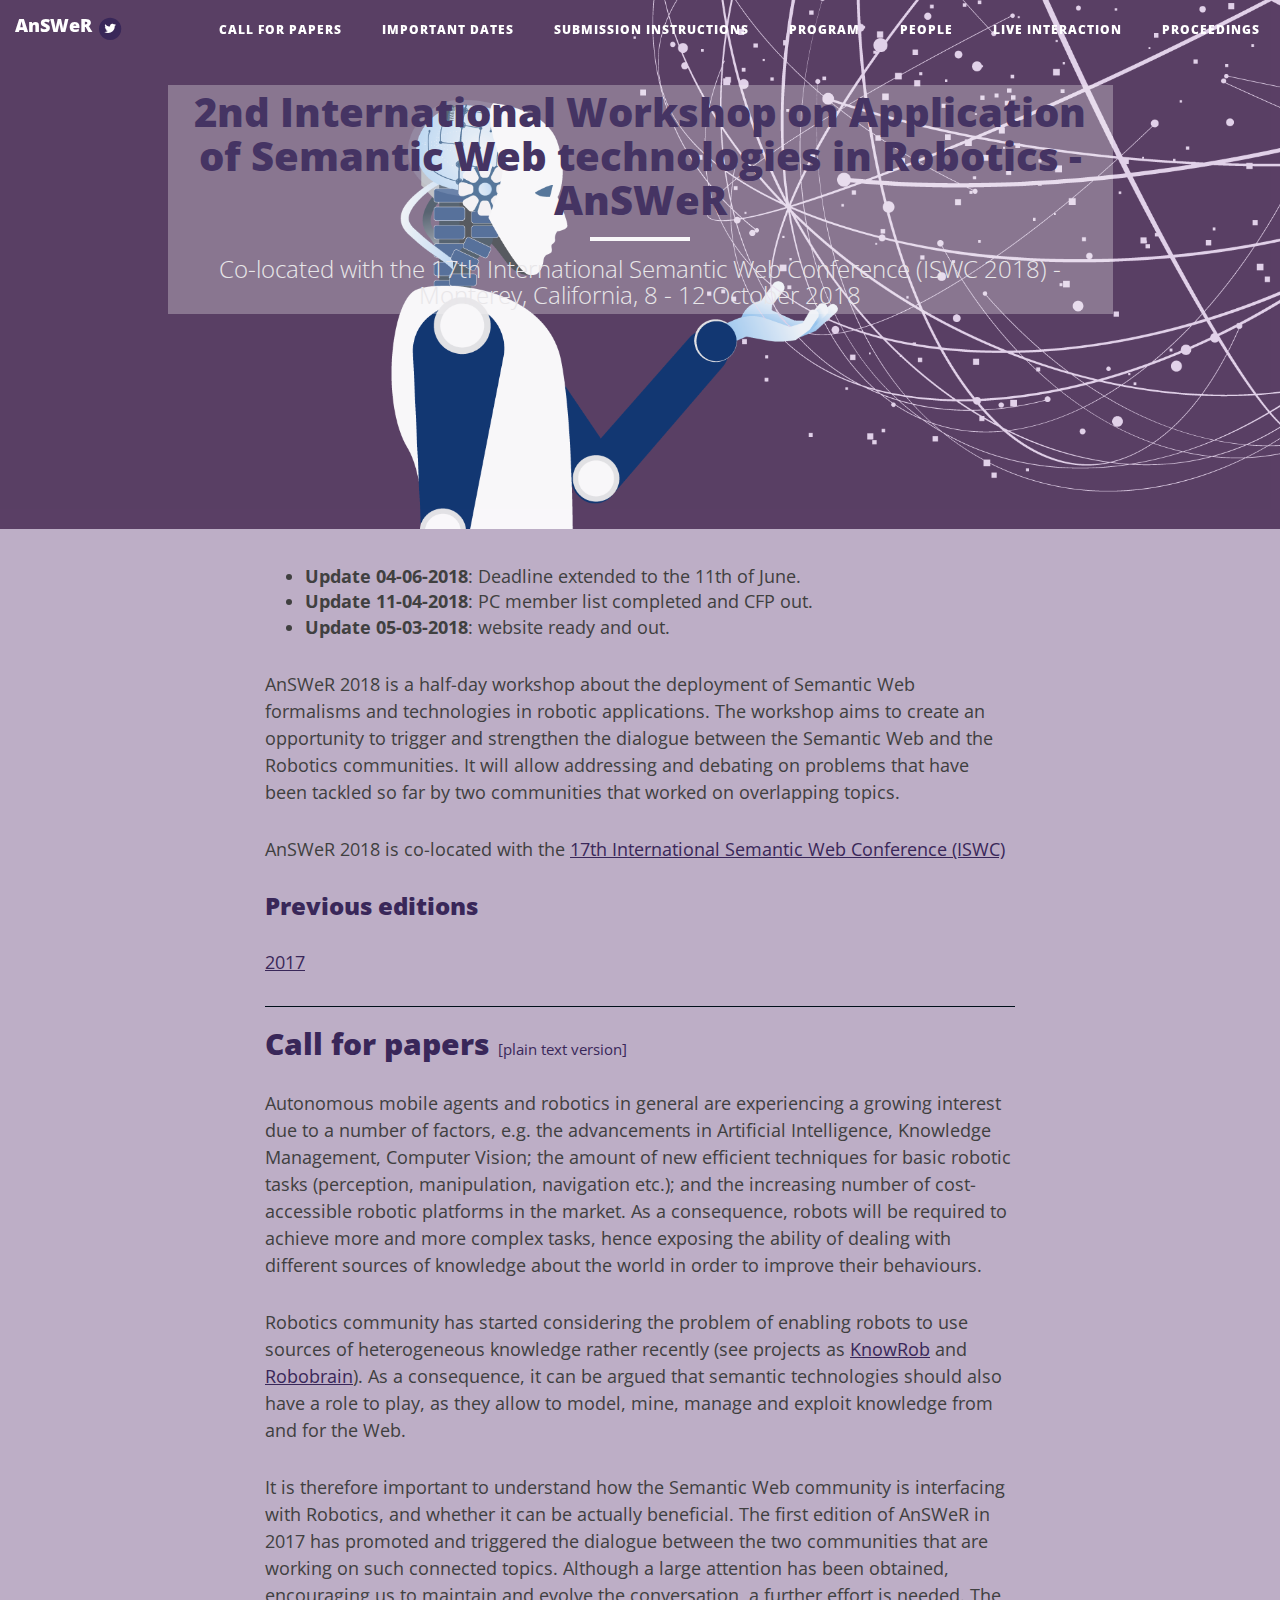
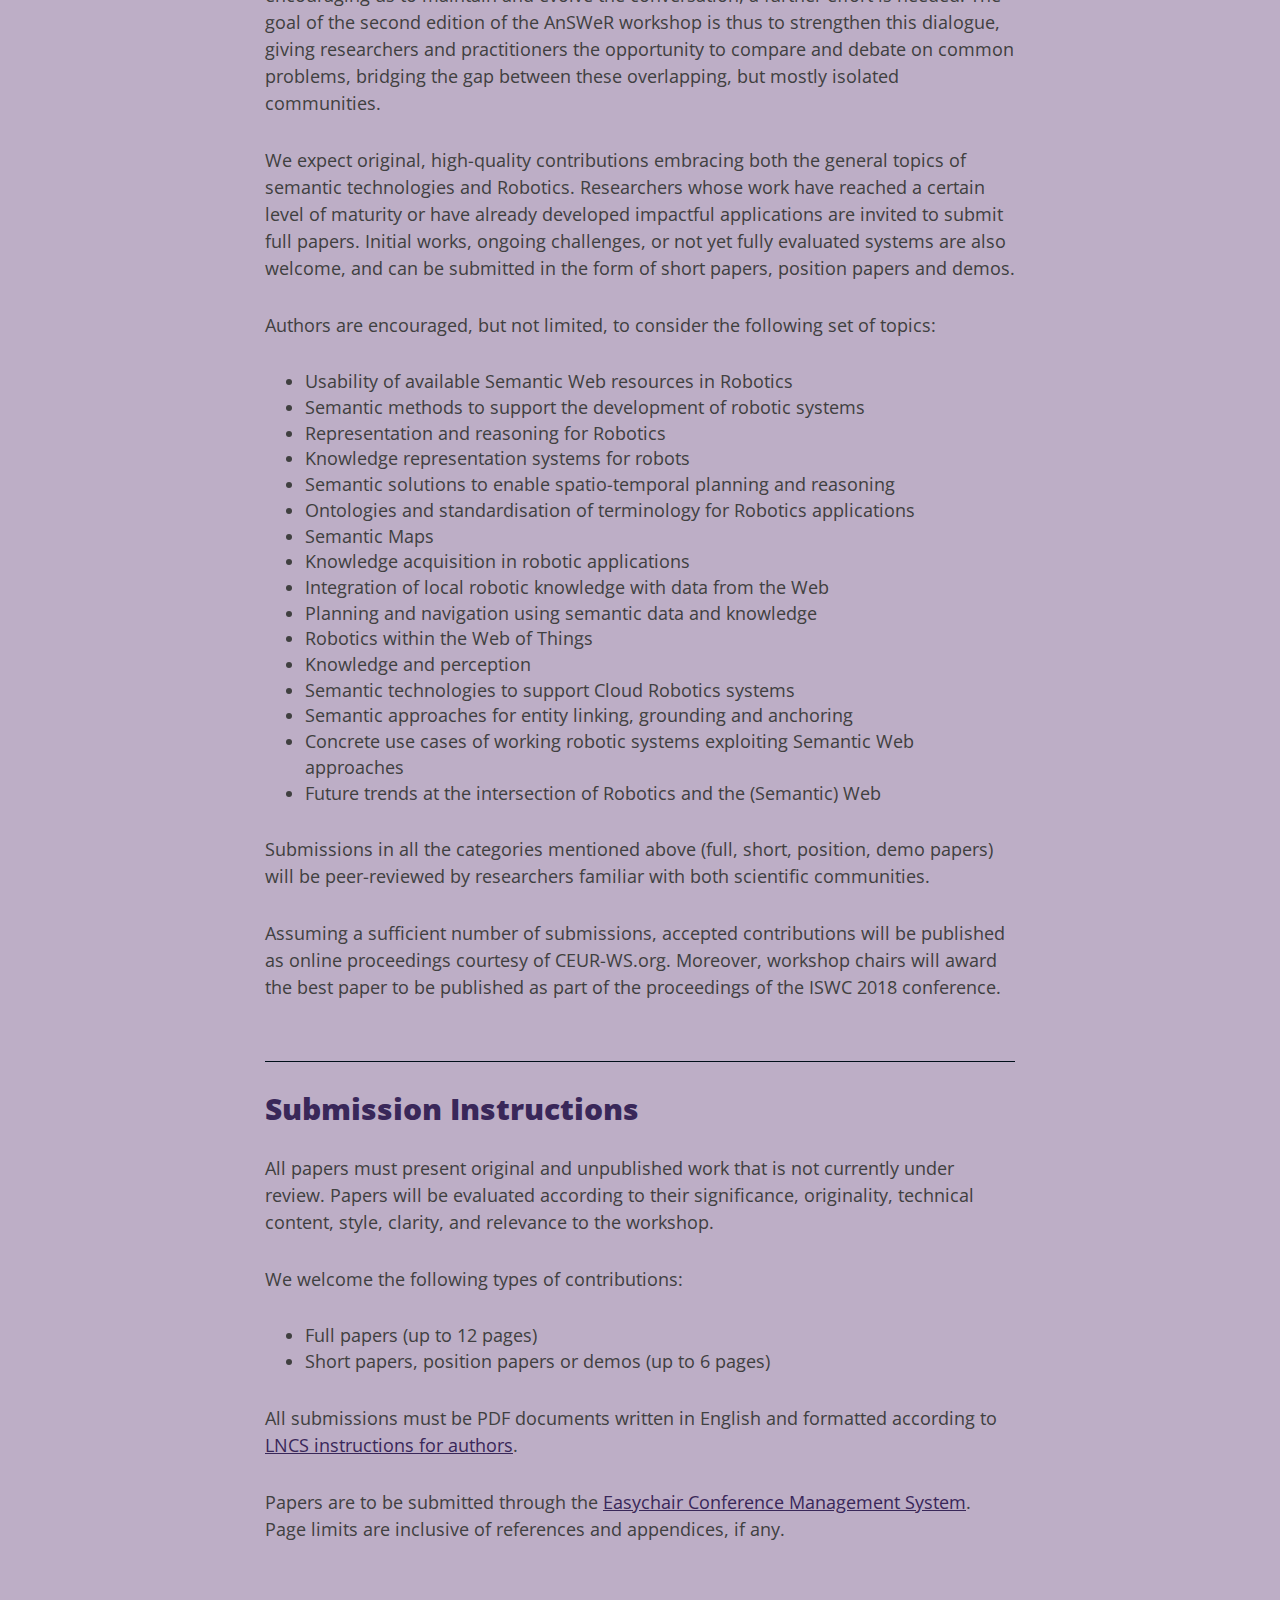
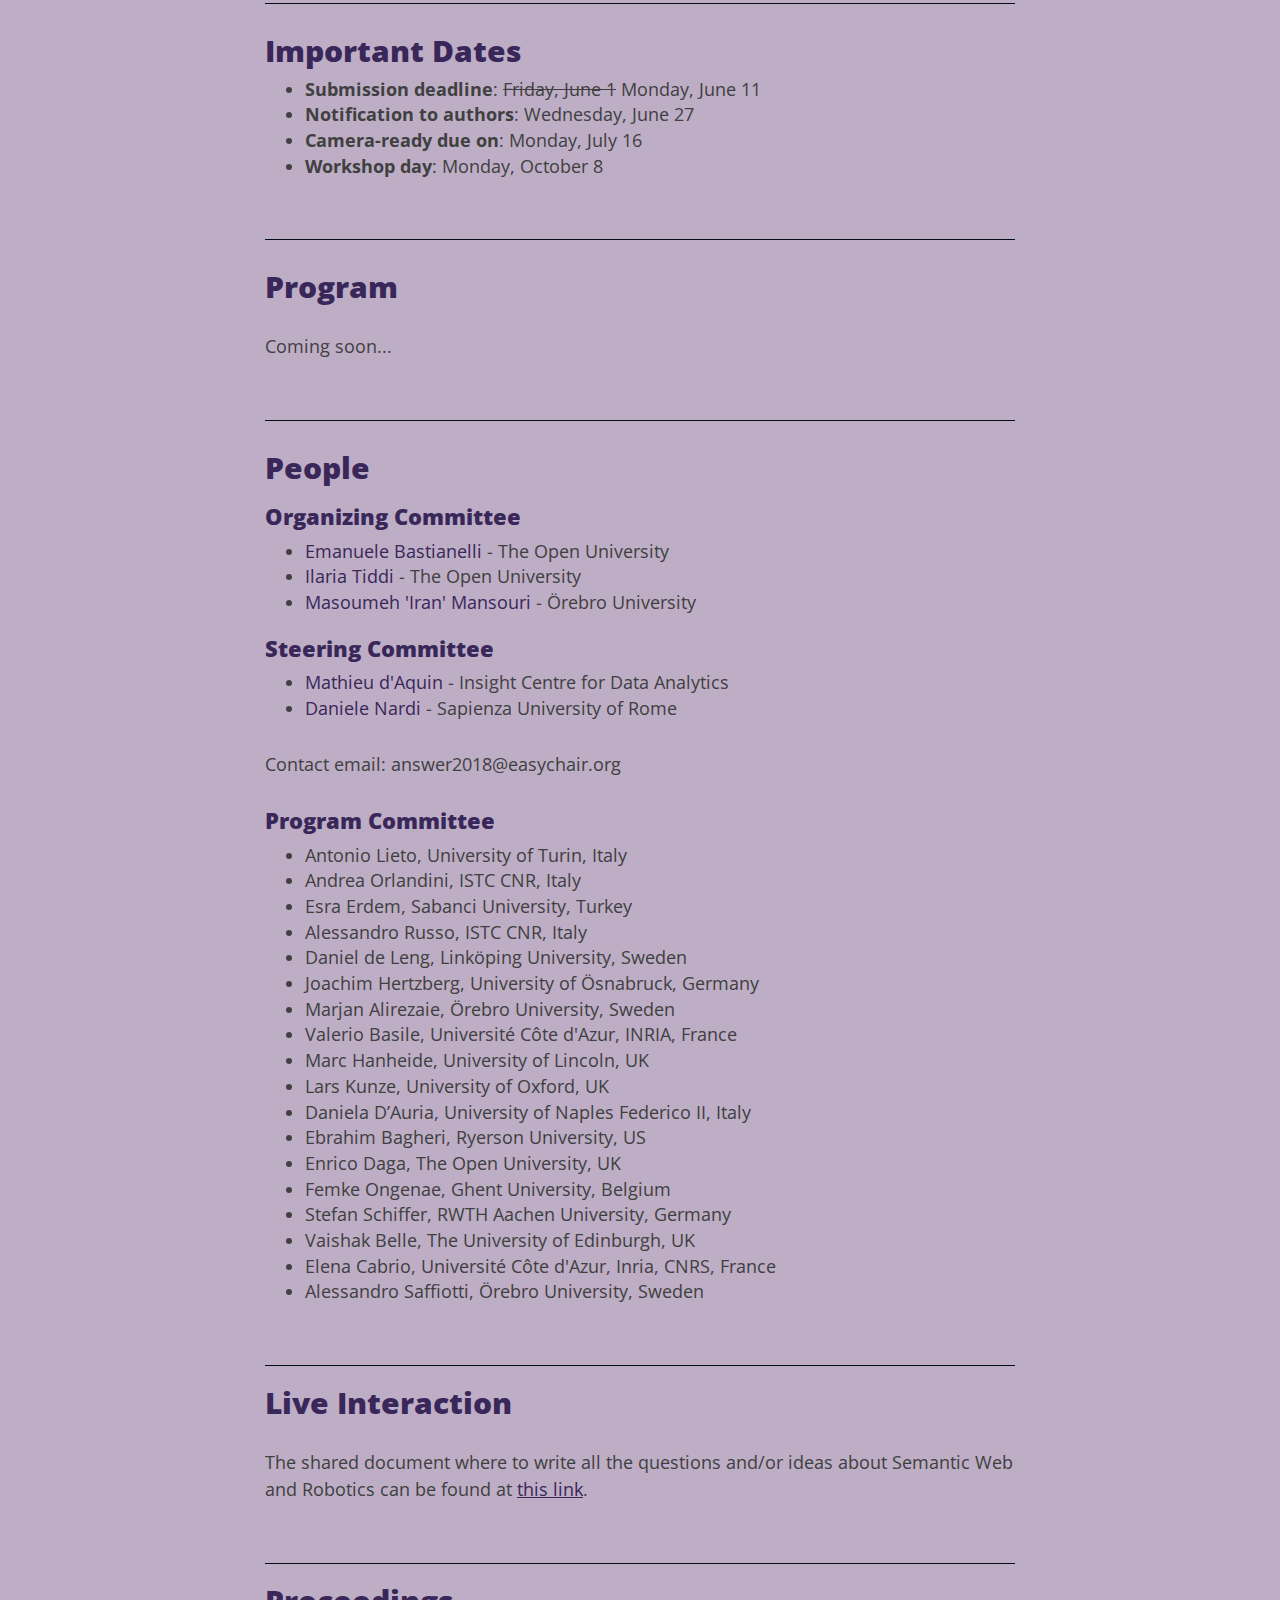
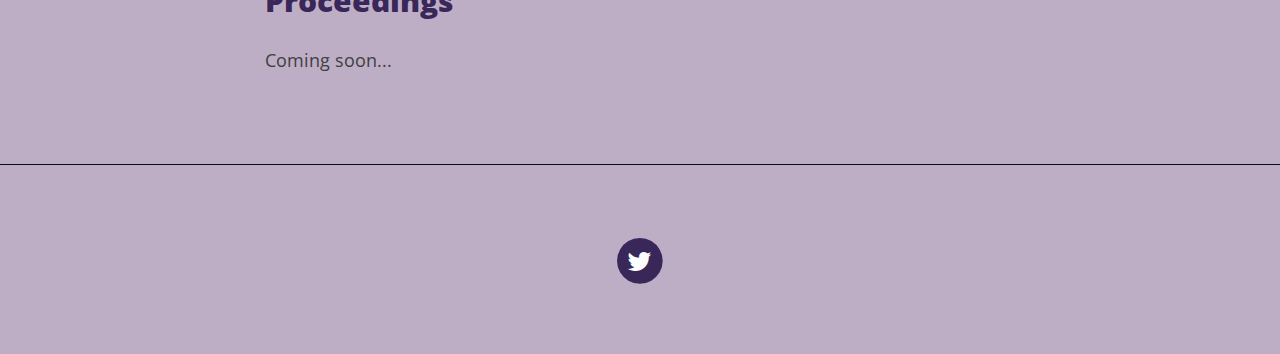
<file: index.html>
<!DOCTYPE html>
<html lang="en">

<head>

    <meta charset="utf-8">
    <meta http-equiv="X-UA-Compatible" content="IE=edge">
    <meta name="viewport" content="width=device-width, initial-scale=1">
    <meta name="description" content="scientific workshop, semantic web, eswc, robotics">
    <meta name="author" content="">

    <title>2nd International Workshop on Application of Semantic Web technologies in Robotics (AnSWeR)</title>

    <!-- Bootstrap Core CSS -->
    <link href="css/bootstrap.min.css" rel="stylesheet">

    <!-- Custom CSS -->
    <link href="css/clean-blog.min.css" rel="stylesheet">
    <link href="css/answer.css" rel="stylesheet">

    <!-- Custom Fonts -->
    <link href="http://maxcdn.bootstrapcdn.com/font-awesome/4.1.0/css/font-awesome.min.css" rel="stylesheet" type="text/css">
    <link href='http://fonts.googleapis.com/css?family=Lora:400,700,400italic,700italic' rel='stylesheet' type='text/css'>
    <link href='http://fonts.googleapis.com/css?family=Open+Sans:300italic,400italic,600italic,700italic,800italic,400,300,600,700,800' rel='stylesheet' type='text/css'>

    <!-- HTML5 Shim and Respond.js IE8 support of HTML5 elements and media queries -->
    <!-- WARNING: Respond.js doesn't work if you view the page via file:// -->
    <!--[if lt IE 9]>
        <script src="https://oss.maxcdn.com/libs/html5shiv/3.7.0/html5shiv.js"></script>
        <script src="https://oss.maxcdn.com/libs/respond.js/1.4.2/respond.min.js"></script>
    <![endif]-->

</head>

<body>

    <!-- Navigation -->
    <nav class="navbar navbar-default navbar-custom navbar-fixed-top">
        <div class="container-fluid">
            <!-- Brand and toggle get grouped for better mobile display -->
            <div class="navbar-header">
                <!--  page-scroll <button type="button" class="navbar-toggle" data-toggle="collapse" data-target="#bs-example-navbar-collapse-1">
                    <span class="sr-only">Toggle navigation</span>
                    <span class="icon-bar"></span>
                    <span class="icon-bar"></span>
                    <span class="icon-bar"></span>
                </button>-->
                <!--<a class="navbar-brand" href="index.html">AnSWeR</a>-->
				<span class="ur-label">AnSWeR</span>
                <a href="https://twitter.com/answerworkshop" class="navbar-twitter" target="_blank">
                                <span class="fa fa-stack fa-xs fa-fw">
                                    <i class="fa fa-circle fa-stack-2x fa-fw"></i>
                                    <i class="fa fa-twitter fa-stack-1x fa-inverse fa-fw"></i>
                                </span>
				</a>
            </div>

            <!-- Collect the nav links, forms, and other content for toggling -->
            <div class="collapse navbar-collapse" id="bs-example-navbar-collapse-1">
                <ul class="nav navbar-nav navbar-right">
                    <li>
                        <a href="#cfp">Call for Papers</a>
                    </li>
                    <li>
                        <a href="#dates">Important Dates</a>
                    </li>
                    <li>
                        <a href="#instructions">Submission Instructions</a>
                    </li>
                    <li>
                        <a href="#program">Program</a>
                    </li>
                    <li>
                        <a href="#people">People</a>
                    </li>
                    <li>
                         <a href="#googledoc">Live Interaction</a>
                     </li>
                   <li>
                        <a href="#proceedings">Proceedings</a>
                    </li>
				</ul>
            </div>
            <!-- /.navbar-collapse -->
        </div>
        <!-- /.container -->
    </nav>

    <!-- Page Header -->
    <!-- Set your background image for this header on the line below. -->
     <header class="intro-header" style="background-image: url('img/answer-banner-2018-V2.png'); opacity:0.9;">
     <!--<header class="intro-header" >-->
        <div class="container">
            <div class="row">
                <!--<div class="col-lg-10 col-lg-offset-2 col-md-10 col-md-offset-1">-->
				<div class="col-lg-10 col-md-10 col-md-offset-1">
			
                    <div class="site-heading" id="banner-writing">
						<div class="translucent-background">
                        	<h1>2nd International Workshop on Application of Semantic Web technologies in Robotics - AnSWeR</h1>
                        	<hr class="small">
                        	<span class="subheading">Co-located with the 17th International Semantic Web Conference (ISWC 2018) - Monterey, California, 8 - 12 October 2018</span>
						</div>
                    </div>
		
                </div>
            </div>
        </div>
    </header>

    <!-- Main Content -->
    <div class="container">
        <div class="row">
            <div class="col-lg-8 col-lg-offset-2 col-md-10 col-md-offset-1">
				
				<div class="post-preview">
					<p>
						<ul>
							<li><strong>Update 04-06-2018</strong>: Deadline extended to the 11th of June.</li>
							<li><strong>Update 11-04-2018</strong>: PC member list completed and CFP out.</li>
							<li><strong>Update 05-03-2018</strong>: website ready and out.</li>
						</ul>
					</p>
					
					<p>AnSWeR 2018 is a half-day workshop about the deployment of Semantic Web formalisms and technologies in robotic applications. The workshop aims to create an opportunity to trigger and strengthen the dialogue between the Semantic Web and the Robotics communities. It will allow addressing and debating on problems that have been tackled so far by two communities that worked on overlapping topics.</p>
					<p>AnSWeR 2018 is co-located with the <a href="http://iswc2018.semanticweb.org/" target="_blank">17th International Semantic Web Conference (ISWC)</a></p>

					<h3>Previous editions</h3>
					<p><a href="http://answer.kmi.open.ac.uk/previous/2017/">2017</a></p>
				</div>
				<hr style="margin:0"/>
				
				<!-- Call for papers -->
				<div class="post-preview" id="cfp">
					<h2 class="post-title">
						Call for papers <a class="plain-text-link" href="cfp_answer.txt" target="_blank">[plain text version]</a>
					</h2>
							
					<p>
						Autonomous mobile agents and robotics in general are experiencing a growing interest due to a number of factors, e.g. the advancements in Artificial Intelligence, Knowledge Management, Computer Vision; the amount of new efficient techniques for basic robotic tasks (perception, manipulation, navigation etc.); and the increasing number of cost-accessible robotic platforms in the market. As a consequence, robots will be required to achieve more and more complex tasks, hence exposing the ability of dealing with different sources of knowledge about the world in order to improve their behaviours.
					</p>
					<p>
						Robotics community has started considering the problem of enabling robots to use sources of heterogeneous knowledge rather recently (see projects as <a href="http://knowrob.org/">KnowRob</a> and <a href="http://robobrain.me/">Robobrain</a>). As a consequence, it can be argued that semantic technologies should also have a role to play, as they allow to model, mine, manage and exploit knowledge from and for the Web.
					</p>
					<p>
						It is therefore important to understand how the Semantic Web community is interfacing with Robotics, and whether it can be actually beneficial. The first edition of AnSWeR in 2017 has promoted and triggered the dialogue between the two communities that are working on such connected topics. Although a large attention has been obtained, encouraging us to maintain and evolve the conversation, a further effort is needed. The goal of the second edition of the AnSWeR workshop is thus to strengthen this dialogue, giving researchers and practitioners the opportunity to compare and debate on common problems, bridging the gap between these overlapping, but mostly isolated communities.
					</p>
					<p>
						We expect original, high-quality contributions embracing both the general topics of semantic technologies and Robotics. Researchers whose work have reached a certain level of maturity or have already developed impactful applications are invited to submit full papers. Initial works, ongoing challenges, or not yet fully evaluated systems are also welcome, and can be submitted in the form of short papers, position papers and demos.
					</p>
					<p>
						Authors are encouraged, but not limited, to consider the following set of topics:
					</p>
					
					<ul>
						<li>Usability of available Semantic Web resources in Robotics</li>
						<li>Semantic methods to support the development of robotic systems</li>
						<li>Representation and reasoning for Robotics</li>
						<li>Knowledge representation systems for robots</li>
						<li>Semantic solutions to enable spatio-temporal planning and reasoning</li>
						<li>Ontologies and standardisation of terminology for Robotics applications</li>
						<li>Semantic Maps</li>
						<li>Knowledge acquisition in robotic applications</li>
						<li>Integration of local robotic knowledge with data from the Web</li>
						<li>Planning and navigation using semantic data and knowledge</li>
						<li>Robotics within the Web of Things</li>
						<li>Knowledge and perception</li>
						<li>Semantic technologies to support Cloud Robotics systems</li>
						<li>Semantic approaches for entity linking, grounding and anchoring</li>
						<li>Concrete use cases of working robotic systems exploiting Semantic Web approaches</li>
						<li>Future trends at the intersection of Robotics and the (Semantic) Web</li>
					</ul>
					
					<p>
						Submissions in all the categories mentioned above (full, short, position, demo papers) will be peer-reviewed by researchers familiar with both scientific communities.
					</p>

					<p>
						Assuming a sufficient number of submissions, accepted contributions will be published as online proceedings courtesy of CEUR-WS.org. Moreover, workshop chairs will award the best paper to be published as part of the proceedings of the ISWC 2018 conference.
					</p>
				</div>
				
				<!-- Instructions -->
				<hr id="instructions"/>
				<div class="post-preview">
					<a href="#instructions">
						<h2 class="post-title">Submission Instructions</h2>
					</a>
				
					<p>
						All papers must present original and unpublished work that is not currently under review. Papers will be evaluated according to their significance, originality, technical content, style, clarity, and relevance to the workshop.
					</p>
					<p>
						We welcome the following types of contributions:
					</p>
					<ul>
						<li>Full papers (up to 12 pages)</li>
						<li>Short papers, position papers or demos (up to 6 pages)</li>
					</ul>
					<p>
						All submissions must be PDF documents written in English and formatted according to <a href="http://www.springer.com/computer/lncs?SGWID=0-164-6-793341-0">LNCS instructions for authors</a>.
					</p>
					<p>
						Papers are to be submitted through the <a href="https://easychair.org/conferences/?conf=answer18">Easychair Conference Management System</a>.
						Page limits are inclusive of references and appendices, if any.
					</p>
				</div>
			
				<hr id="dates"/>
			
				<!-- Important dates -->
				<div class="post-preview">
					<a href="#dates">
						<h2 class="post-title">Important Dates</h2>
					</a>
					<ul>
						<li><strong>Submission deadline</strong>: <strike>Friday, June 1</strike> Monday, June 11</li>
						<li><strong>Notification to authors</strong>: Wednesday, June 27</li>
						<li><strong>Camera-ready due on</strong>: Monday, July 16</li>
						<li><strong>Workshop day</strong>: Monday, October 8</li>
					</ul>
				</div>
				
				<hr id="program"/>
				<div class="post-preview">
					<a href="#program">
						<h2 class="post-title">Program</h2>
					</a>
					<p>Coming soon...</p>
				</div>
				
				<hr id="people"/>
				<div class="post-preview">
					<a href="#people">
						<h2 class="post-title">People</h2>
					</a>
					<h3 class="post-subtitle">Organizing Committee</h3>
					<ul>
						<li><a target="_blank" href="http://kmi.open.ac.uk/people/member/emanuele-bastianelli" >Emanuele Bastianelli</a> - The Open University
						<li><a target="_blank" href="http://kmi.open.ac.uk/people/member/ilaria-tiddi" >Ilaria Tiddi</a> - The Open University
						<li><a target="_blank" href="http://aass.oru.se/~mmi/" >Masoumeh 'Iran' Mansouri</a> - Örebro University
					</ul>
					
					<h3 class="post-subtitle">Steering Committee</h3>
					<ul>
						<li><a target="_blank" href="https://www.insight-centre.org/users/mathieu-daquin" >Mathieu d'Aquin</a> - Insight Centre for Data Analytics
						<li><a target="_blank" href="http://www.dis.uniroma1.it/~nardi/" >Daniele Nardi</a> - Sapienza University of Rome
					</ul>
					
					<p>Contact email: answer2018@easychair.org</p>
					<h3 class="post-subtitle">Program Committee</h3>
					<ul>
						<li>Antonio Lieto, University of Turin, Italy</li>
						<li>Andrea Orlandini, ISTC CNR, Italy</li>
						<li>Esra Erdem, Sabanci University, Turkey</li>
						<li>Alessandro Russo, ISTC CNR, Italy</li>
						<li>Daniel de Leng, Linköping University, Sweden</li>
						<li>Joachim Hertzberg, University of Ösnabruck, Germany</li>
						<li>Marjan Alirezaie, Örebro University, Sweden</li>
						<li>Valerio Basile, Université Côte d'Azur, INRIA, France</li>
						<li>Marc Hanheide, University of Lincoln, UK</li>
						<li>Lars Kunze, University of Oxford, UK</li>
						<li>Daniela D’Auria, University of Naples Federico II, Italy</li>
						<li>Ebrahim Bagheri, Ryerson University, US</li>
						<li>Enrico Daga, The Open University, UK</li>
						<li>Femke Ongenae, Ghent University, Belgium</li>
						<li>Stefan Schiffer, RWTH Aachen University, Germany</li>
						<li>Vaishak Belle, The University of Edinburgh, UK</li>
						<li>Elena Cabrio, Université Côte d'Azur, Inria, CNRS, France</li>
						<li>Alessandro Saffiotti, Örebro University, Sweden</li>
					</ul>
				</div>

				<hr id="googledoc"/>
				<div class="post-preview">
					<h2 class="post-title">Live Interaction</h2>
					
					<p>The shared document where to write all the questions and/or ideas about Semantic Web and Robotics can be found at <a style="text-decoration: underline;" href="https://docs.google.com/document/d/1iLkgEVJwxZDuyKLhk0cOI2I4a9EhHGdr7WSRb9IPm1s/edit?usp=sharing">this link</a>.</p>
				</div>
				
				<hr id="proceedings"/>
				<div class="post-preview">
					<h2 class="post-title">Proceedings</h2>
					<p>Coming soon...</p>
				</div>
			</div>
		</div>
	</div>
    <hr>

    <!-- Footer -->
    <footer>
        <div class="container">
            <div class="row">
                <div class="col-lg-8 col-lg-offset-2 col-md-10 col-md-offset-1">
                    <ul class="list-inline text-center">
                        <li>
                            <a href="https://twitter.com/answerworkshop" target="_blank">
                                <span class="fa-stack fa-lg">
                                    <i class="fa fa-circle fa-stack-2x"></i>
                                    <i class="fa fa-twitter fa-stack-1x fa-inverse"></i>
                                </span>
                            </a>
                        </li>
                        <!--li>
                            <a href="#">
                                <span class="fa-stack fa-lg">
                                    <i class="fa fa-circle fa-stack-2x"></i>
                                    <i class="fa fa-facebook fa-stack-1x fa-inverse"></i>
                                </span>
                            </a>
                        </li>
                        <li>
                            <a href="#">
                                <span class="fa-stack fa-lg">
                                    <i class="fa fa-circle fa-stack-2x"></i>
                                    <i class="fa fa-github fa-stack-1x fa-inverse"></i>
                                </span>
                            </a>
                        </li-->
                    </ul>
                    <!--p class="copyright text-muted">Copyright &copy; 2016</p -->
                </div>
            </div>
        </div>
    </footer>

    <!-- jQuery -->
    <script src="js/jquery.js"></script>

    <!-- Bootstrap Core JavaScript -->
    <script src="js/bootstrap.min.js"></script>

    <!-- Custom Theme JavaScript -->
    <script src="js/clean-blog.min.js"></script>

</body>

</html>
</file>
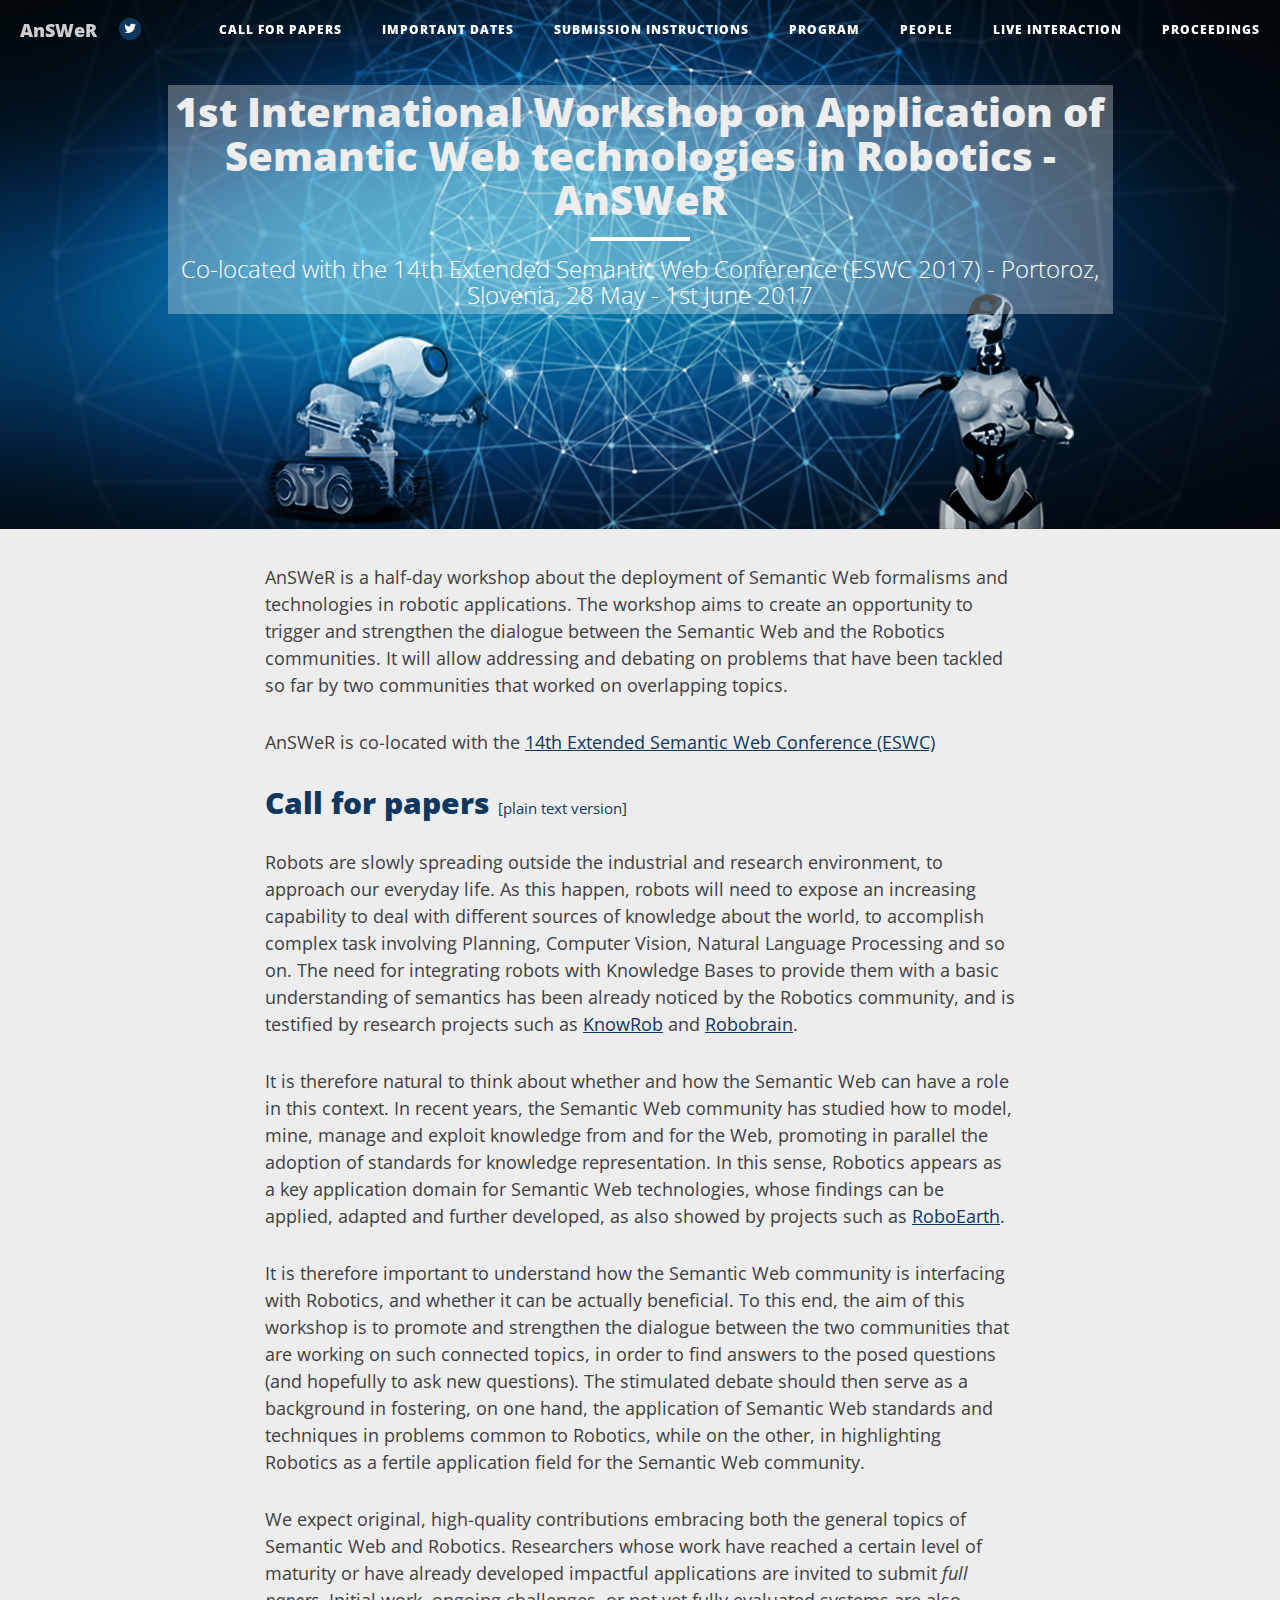
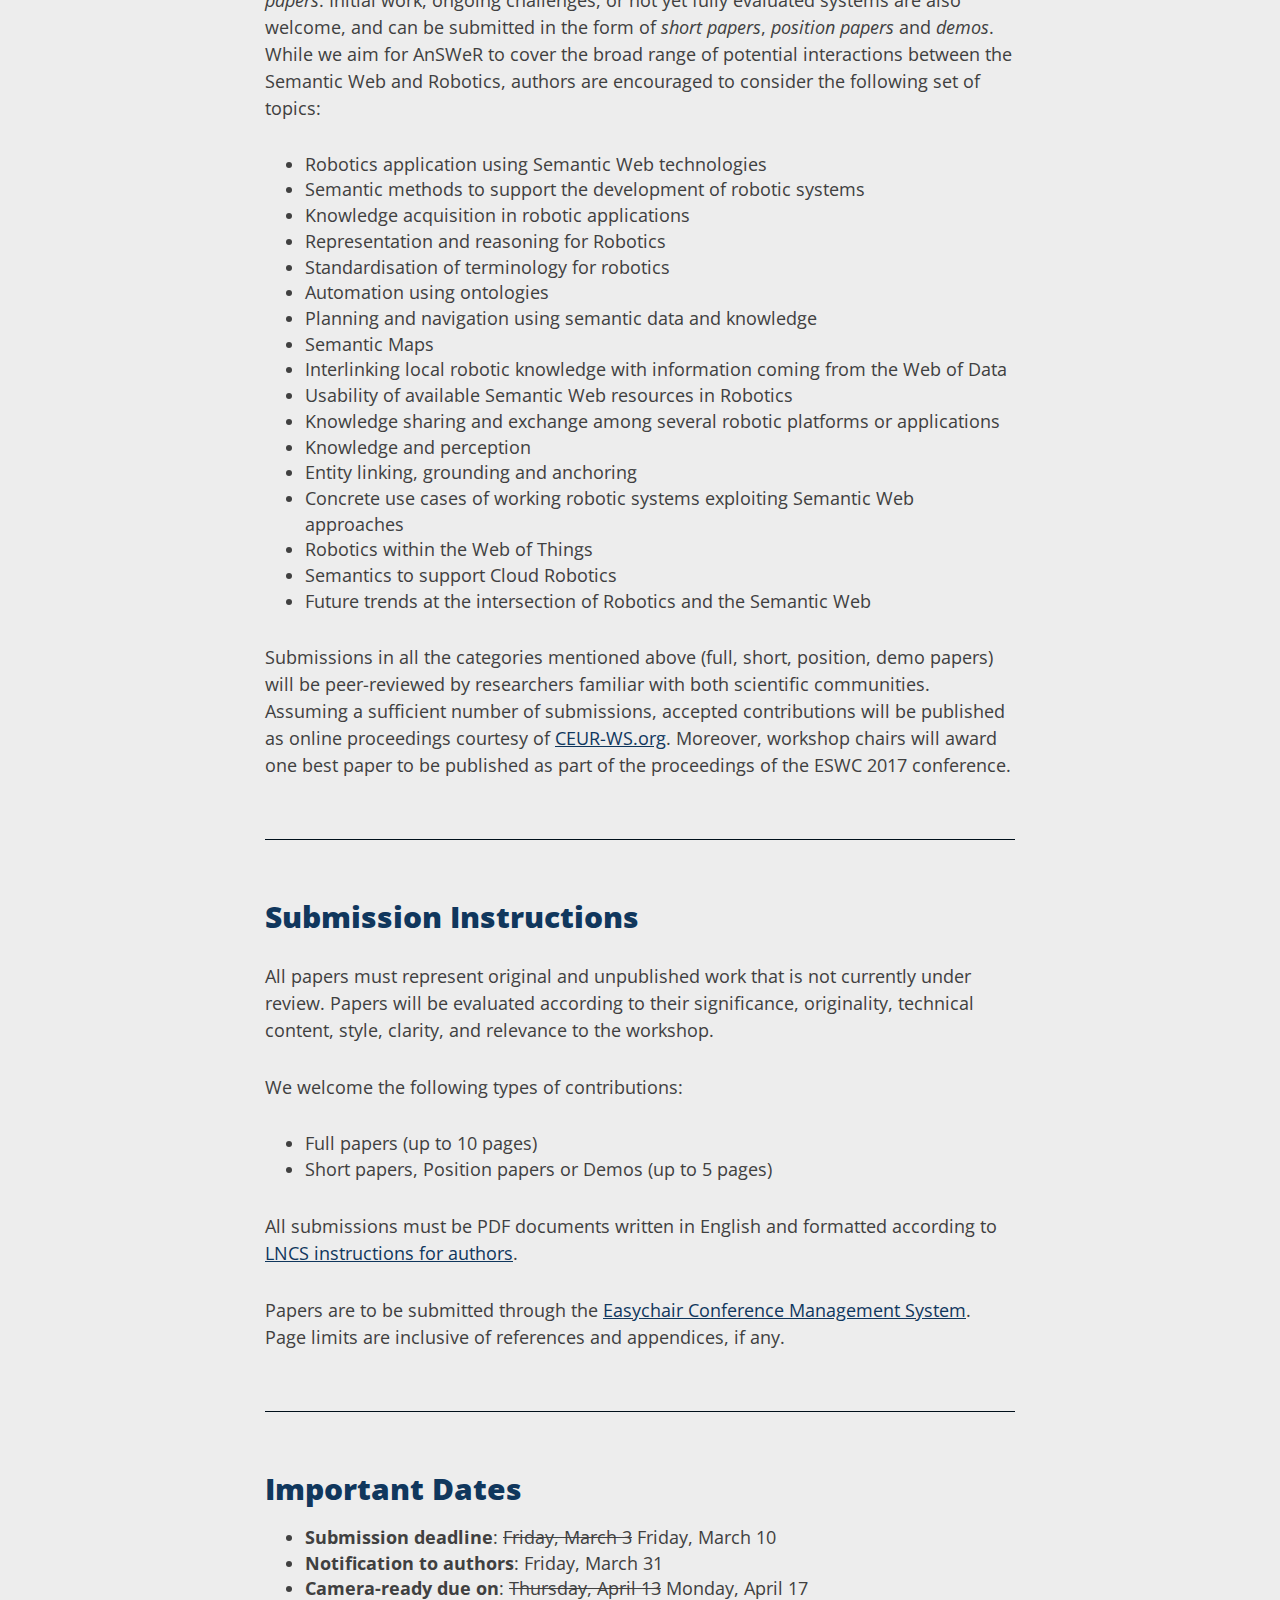
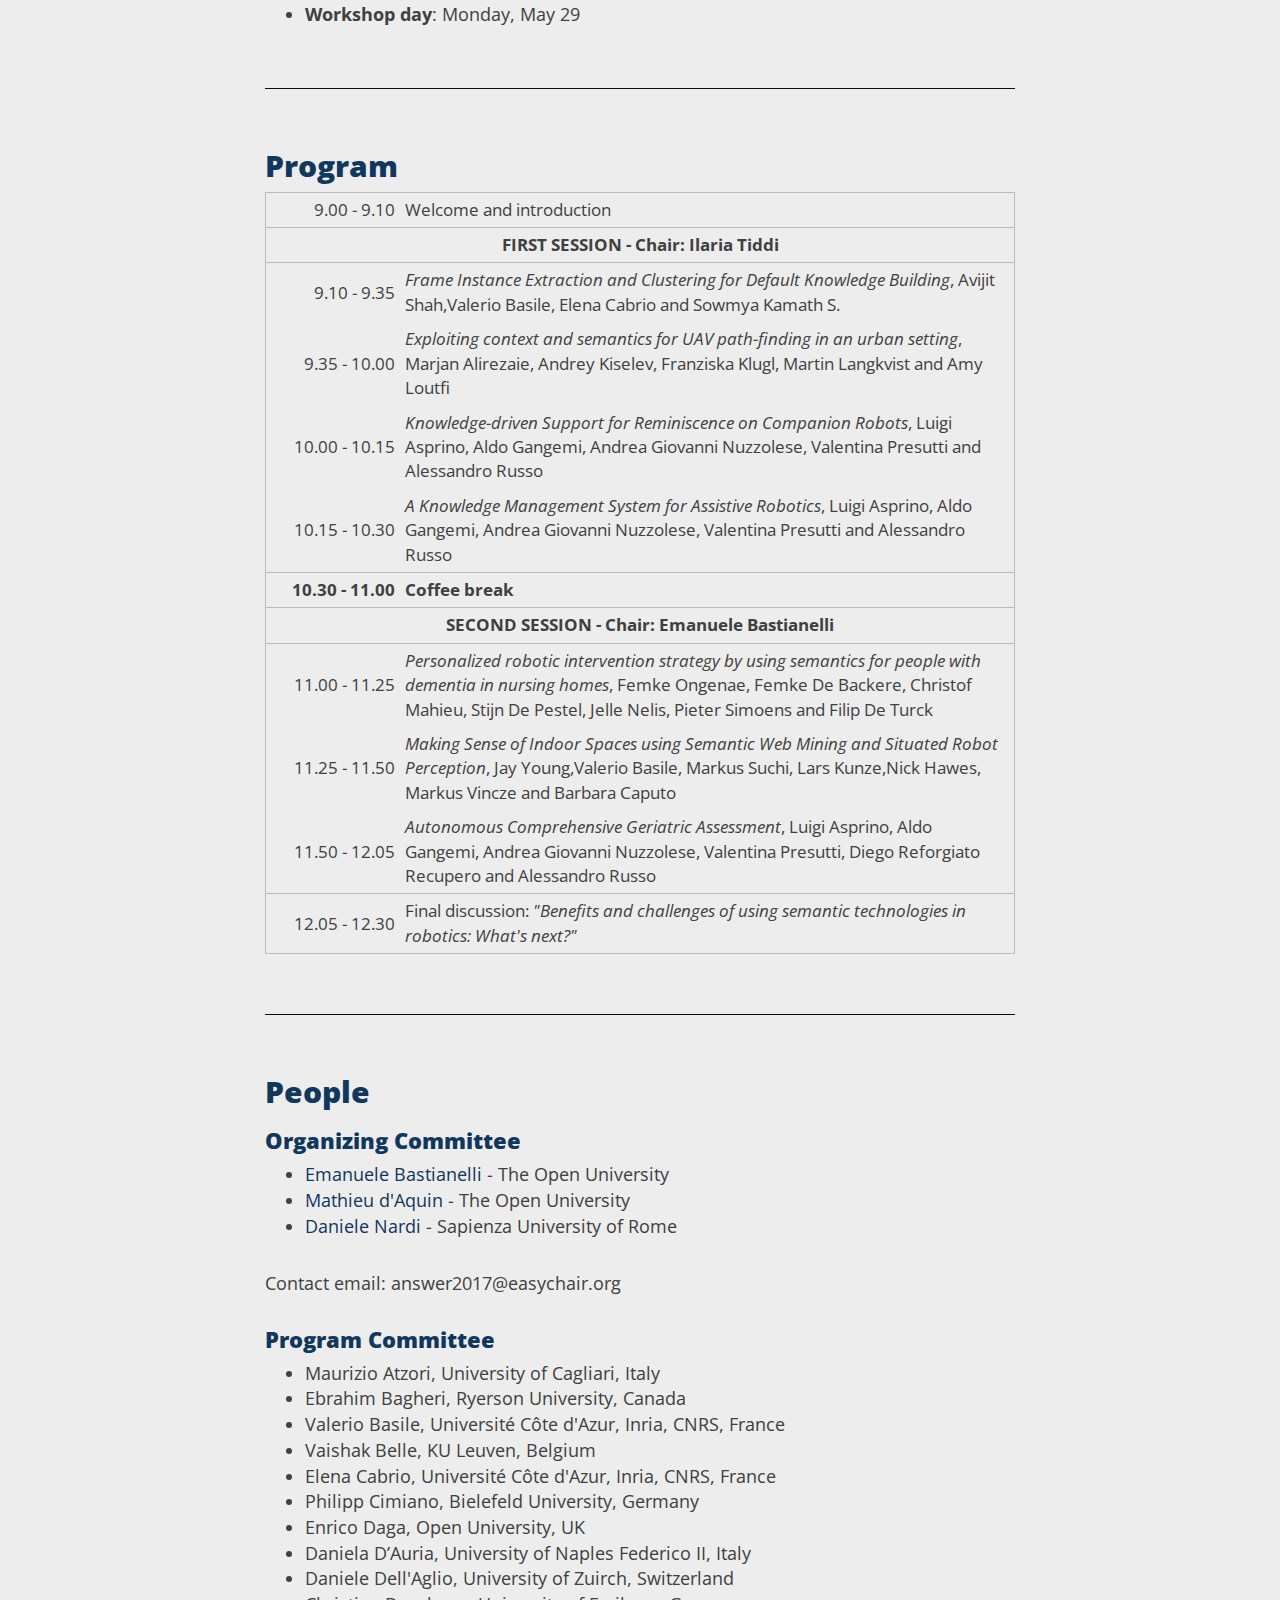
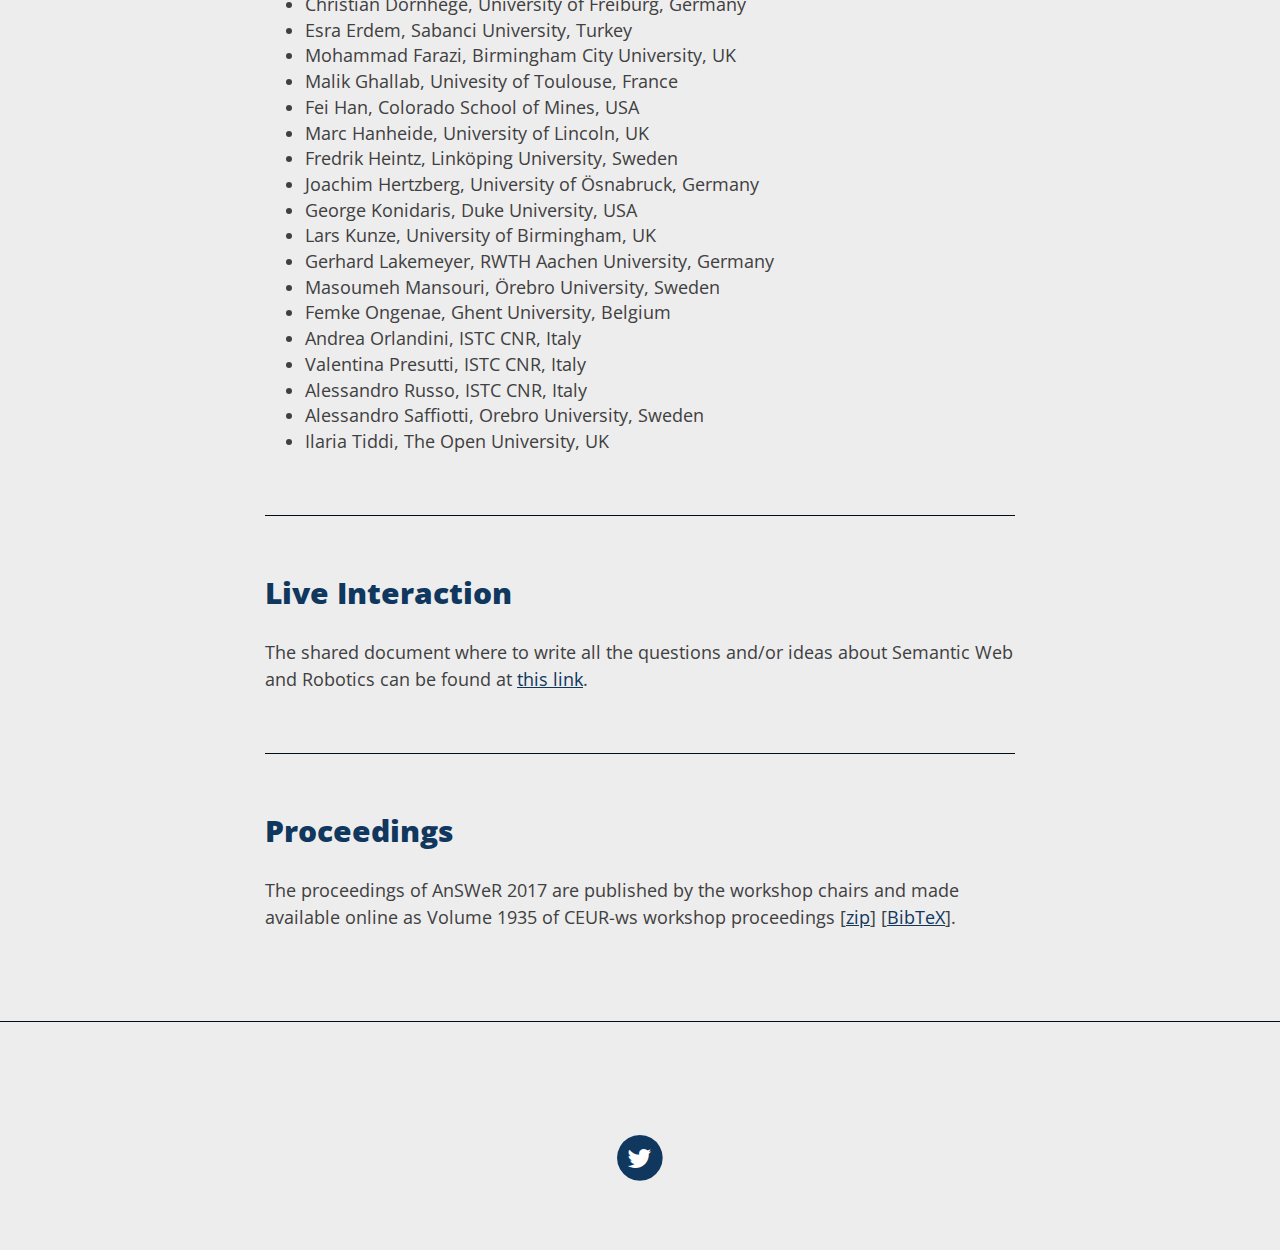
<file: previous/2017/index.html>
<!DOCTYPE html>
<html lang="en">

<head>

    <meta charset="utf-8">
    <meta http-equiv="X-UA-Compatible" content="IE=edge">
    <meta name="viewport" content="width=device-width, initial-scale=1">
    <meta name="description" content="scientific workshop, semantic web, eswc, robotics">
    <meta name="author" content="">

    <title>1st International Workshop on Application of Semantic Web technologies in Robotics (AnSWeR)</title>

    <!-- Bootstrap Core CSS -->
    <link href="css/bootstrap.min.css" rel="stylesheet">

    <!-- Custom CSS -->
    <link href="css/clean-blog.min.css" rel="stylesheet">
    <link href="css/answer.css" rel="stylesheet">

    <!-- Custom Fonts -->
    <link href="http://maxcdn.bootstrapcdn.com/font-awesome/4.1.0/css/font-awesome.min.css" rel="stylesheet" type="text/css">
    <link href='http://fonts.googleapis.com/css?family=Lora:400,700,400italic,700italic' rel='stylesheet' type='text/css'>
    <link href='http://fonts.googleapis.com/css?family=Open+Sans:300italic,400italic,600italic,700italic,800italic,400,300,600,700,800' rel='stylesheet' type='text/css'>

    <!-- HTML5 Shim and Respond.js IE8 support of HTML5 elements and media queries -->
    <!-- WARNING: Respond.js doesn't work if you view the page via file:// -->
    <!--[if lt IE 9]>
        <script src="https://oss.maxcdn.com/libs/html5shiv/3.7.0/html5shiv.js"></script>
        <script src="https://oss.maxcdn.com/libs/respond.js/1.4.2/respond.min.js"></script>
    <![endif]-->

</head>

<body>

    <!-- Navigation -->
    <nav class="navbar navbar-default navbar-custom navbar-fixed-top">
        <div class="container-fluid">
            <!-- Brand and toggle get grouped for better mobile display -->
            <div class="navbar-header page-scroll">
                <button type="button" class="navbar-toggle" data-toggle="collapse" data-target="#bs-example-navbar-collapse-1">
                    <span class="sr-only">Toggle navigation</span>
                    <span class="icon-bar"></span>
                    <span class="icon-bar"></span>
                    <span class="icon-bar"></span>
                </button>
                <a class="navbar-brand" href="index.html">AnSWeR</a>
                <a href="https://twitter.com/answerworkshop" class="navbar-twitter" target="_blank">
                                <span class="fa-stack fa-xs">
                                    <i class="fa fa-circle fa-stack-2x"></i>
                                    <i class="fa fa-twitter fa-stack-1x fa-inverse"></i>
                                </span>
		</a>
            </div>

            <!-- Collect the nav links, forms, and other content for toggling -->
            <div class="collapse navbar-collapse" id="bs-example-navbar-collapse-1">
                <ul class="nav navbar-nav navbar-right">
                    <li>
                        <a href="#cfp">Call for Papers</a>
                    </li>
                    <li>
                        <a href="#dates">Important Dates</a>
                    </li>
                    <li>
                        <a href="#instructions">Submission Instructions</a>
                    </li>
                    <li>
                        <a href="#program">Program</a>
                    </li>
                    <li>
                        <a href="#people">People</a>
                    </li>
                    <li>
                         <a href="#googledoc">Live Interaction</a>
                     </li>
                   <li>
                        <a href="#proceedings">Proceedings</a>
                    </li>
				</ul>
            </div>
            <!-- /.navbar-collapse -->
        </div>
        <!-- /.container -->
    </nav>

    <!-- Page Header -->
    <!-- Set your background image for this header on the line below. -->
    <header class="intro-header" style="background-image: url('img/workshop-banner-400px402x.png')">
        <div class="container">
            <div class="row">
                <!--<div class="col-lg-10 col-lg-offset-2 col-md-10 col-md-offset-1">-->
				<div class="col-lg-10 col-md-10 col-md-offset-1">
			
                    <div class="site-heading" id="banner-writing">
						<div class="translucent-background">
                        	<h1>1st International Workshop on Application of Semantic Web technologies in Robotics - AnSWeR</h1>
                        	<hr class="small">
                        	<span class="subheading">Co-located with the 14th Extended Semantic Web Conference (ESWC 2017) - Portoroz, Slovenia, 28 May - 1st June 2017</span>
						</div>
                    </div>
		
                </div>
            </div>
        </div>
    </header>

    <!-- Main Content -->
    <div class="container">
        <div class="row">
            <div class="col-lg-8 col-lg-offset-2 col-md-10 col-md-offset-1">
<!--
		<div class="post-preview"><p><ul>
	            	<li><strong>Update 17-06-2016</strong>: The workshop <a href="#proceedings">proceedings</a> are now available.</li>
            		<li><strong>Update 15-04-2016</strong>: The workshop <a href="#program">program</a> is now available. <a href="http://2016.eswc-conferences.org">See you</a> in Crete on the 29th!</li>
		</ul></p></div>
		<hr style="margin:0"/>
-->				
			
            	<div class="post-preview">
            		<p>AnSWeR is a half-day workshop about the deployment of Semantic Web formalisms and technologies in robotic applications. The workshop aims to create an opportunity to trigger and strengthen the dialogue between the Semantic Web and the Robotics communities. It will allow addressing and debating on problems that have been tackled so far by two communities that worked on overlapping topics.</p>
            		<p>AnSWeR is co-located with the <a href="http://2017.eswc-conferences.org/" target="_blank">14th Extended Semantic Web Conference (ESWC)</a></p>
            	</div>
                <div class="post-preview" id="cfp">
                        <h2 class="post-title">
                            Call for papers <a class="plain-text-link" href="cfp_answer.txt" target="_blank">[plain text version]</a>
                        </h2>

<p>Robots are slowly spreading outside the industrial and research environment, to approach our everyday life. As this happen, robots will need to expose an increasing capability to deal with different sources of knowledge about the world, to accomplish complex task involving Planning, Computer Vision, Natural Language Processing and so on. The need for integrating robots with Knowledge Bases to provide them with a basic understanding of semantics has been already noticed by the Robotics community, and is testified by research projects such as <a href="http://knowrob.org/" target="_blank">KnowRob</a> and <a href="http://robobrain.me/" target="_blank">Robobrain</a>.</p>

<p>It is therefore natural to think about whether and how the Semantic Web can have a role in this context. In recent years, the Semantic Web community has studied how to model, mine, manage and exploit knowledge from and for the Web, promoting in parallel the adoption of standards for knowledge representation. In this sense, Robotics appears as a key application domain for Semantic Web technologies, whose findings can be applied, adapted and further developed, as also showed by projects such as <a href="http://roboearth.ethz.ch/" target="_blank">RoboEarth</a>.</p>

<p>It is therefore important to understand how the Semantic Web community is interfacing with Robotics, and whether it can be actually beneficial. To this end, the aim of this workshop is to promote and strengthen the dialogue between the two communities that are working on such connected topics, in order to find answers to the posed questions (and hopefully to ask new questions). The stimulated debate should then serve as a background in fostering, on one hand, the application of Semantic Web standards and techniques in problems common to Robotics, while on the other, in highlighting Robotics as a fertile application field for the Semantic Web community.</p>

<p>We expect original, high-quality contributions embracing both the general topics of Semantic Web and Robotics. Researchers whose work have reached a certain level of maturity or have already developed impactful applications are invited to submit <em>full papers</em>.
Initial work, ongoing challenges, or not yet fully evaluated systems are also welcome, and can be submitted in the form of <em>short papers</em>,<em> position papers</em> and <em>demos</em>. While we aim for AnSWeR to cover the broad range of potential interactions between the Semantic Web and Robotics, authors are encouraged to consider the following set of topics:</p>

<ul>
<li>Robotics application using Semantic Web technologies</li>
<li>Semantic methods to support the development of robotic systems</li>
<li>Knowledge acquisition in robotic applications</li>
<li>Representation and reasoning for Robotics</li>
<li>Standardisation of terminology for robotics</li>
<li>Automation using ontologies</li>
<li>Planning and navigation using semantic data and knowledge</li>
<li>Semantic Maps</li>
<li>Interlinking local robotic knowledge with information coming from the Web of Data</li>
<li>Usability of available Semantic Web resources in Robotics</li>
<li>Knowledge sharing and exchange among several robotic platforms or applications</li>
<li>Knowledge and perception</li>
<li>Entity linking, grounding and anchoring</li>
<li>Concrete use cases of working robotic systems exploiting Semantic Web approaches</li>
<li>Robotics within the Web of Things</li>
<li>Semantics to support Cloud Robotics</li>
<li>Future trends at the intersection of Robotics and the Semantic Web</li>
</ul>

<p>
	Submissions in all the categories mentioned above (full, short, position, demo papers) will be peer-reviewed by researchers familiar with both scientific communities. 
	Assuming a sufficient number of submissions, accepted contributions will be published as online proceedings courtesy of <a href="http://ceur-ws.org" target="_blank">CEUR-WS.org</a>. Moreover, 
	workshop chairs will award one best paper to be published as part of the proceedings of the ESWC 2017 conference.
</p>

</div>
                <hr id="instructions"/>
                <div class="post-preview">
                    <a href="#instructions">
                        <h2 class="post-title">Submission Instructions</h2>
                        <h3 class="post-subtitle">

                        </h3>
                    </a>
                    <p>All papers must represent original and unpublished work that is not currently under review. Papers will be evaluated according to their significance, originality, technical content, style, clarity, and relevance to the workshop. </p>
					<p>We welcome the following types of contributions:</p>
<ul>
<li> Full papers (up to 10 pages)
<li> Short papers, Position papers or Demos (up to 5 pages)
</ul>
<p>All submissions must be PDF documents written in English and formatted according to <a href="http://www.springer.com/computer/lncs?SGWID=0-164-6-793341-0" target="_blank">LNCS instructions for authors</a>.</p>
<p>Papers are to be submitted through the <a href="https://easychair.org/conferences/?conf=answer17" target="_blank">Easychair Conference Management System</a>. Page limits are inclusive of references and appendices, if any.</p>
                </div>
				<hr id="dates"/>
                <div class="post-preview">
                    <a href="#dates">
                        <h2 class="post-title">Important Dates</h2></a>
                        <h3 class="post-subtitle"></h3>

						<ul>
							<li><strong>Submission deadline</strong>: <strike>Friday, March 3</strike> Friday, March 10</li>
							<li><strong>Notification to authors</strong>: Friday, March 31</li>
							<li><strong>Camera-ready due on</strong>: <strike>Thursday, April 13</strike> Monday, April 17</li>
							<li><strong>Workshop day</strong>: Monday, May 29</li>
						</ul>
                </div>
		<hr id="program"/>
                <div class="post-preview">
                    <a href="#program">
                        <h2 class="post-title">Program</h2>
                        <h3 class="post-subtitle"></h3>
                    </a>
                    <table id="answer_program">
						<tr class="programrow">
							<th class="times">9.00 - 9.10</th>
							<td>Welcome and introduction</td>
						</tr>
						<tr class="">
							<th class="session" colspan="2">FIRST SESSION - Chair: Ilaria Tiddi</td>
						</tr>
						<tr class="programrow">
							<th class="times">9.10 - 9.35</th>
							<td><span><em>Frame Instance Extraction and Clustering for Default Knowledge Building</em>, Avijit Shah,Valerio Basile, Elena Cabrio and Sowmya Kamath S.</span></td>
						</tr>
						<tr class="programrow">
							<th class="times">9.35 - 10.00</th>
							<td><span><em>Exploiting context and semantics for UAV path-finding in an urban setting</em>, Marjan Alirezaie, Andrey Kiselev, Franziska Klugl, Martin Langkvist and Amy Loutfi</span></td>
						</tr>
						<tr class="programrow">
							<th class="times">10.00 - 10.15</th>
							<td><span><em>Knowledge-driven Support for Reminiscence on Companion Robots</em>, Luigi Asprino, Aldo Gangemi, Andrea Giovanni Nuzzolese, Valentina Presutti and Alessandro Russo</span></td>
						</tr>
						<tr class="programrow">
							<th class="times">10.15 - 10.30</th>
							<td><span><em>A Knowledge Management System for Assistive Robotics</em>, Luigi Asprino, Aldo Gangemi, Andrea Giovanni Nuzzolese, Valentina Presutti and Alessandro Russo</span></td>
						</tr>
						<tr class="specialrow">
							<th class="times"><b>10.30 - 11.00</b></th>
							<td><b>Coffee break</b></td>
						</tr>
						<tr>
							<th class="session" colspan="2">SECOND SESSION - Chair: Emanuele Bastianelli</td>
						</tr>
						<tr class="programrow">
							<th class="times">11.00 - 11.25</th>
							<td><span><em>Personalized robotic intervention strategy by using semantics for people with dementia in nursing homes</em>, Femke Ongenae, Femke De Backere, Christof Mahieu, Stijn De Pestel, Jelle Nelis, Pieter Simoens and Filip De Turck</span></td>
						</tr>
						<tr class="programrow">
							<th class="times">11.25 - 11.50</th>
							<td><span><em>Making Sense of Indoor Spaces using Semantic Web Mining and Situated Robot Perception</em>, Jay Young,Valerio Basile, Markus Suchi, Lars Kunze,Nick Hawes, Markus Vincze and Barbara Caputo</span></td>
						</tr>
						<tr class="programrow">
							<th class="times">11.50 - 12.05</th>
							<td><span><em>Autonomous Comprehensive Geriatric Assessment</em>, Luigi Asprino, Aldo Gangemi, Andrea Giovanni Nuzzolese, Valentina Presutti, Diego Reforgiato Recupero and Alessandro Russo</span></td>
						</tr>
						<tr class="specialrow">
							<th class="times">12.05 - 12.30</th>
							<td>Final discussion: <em>"Benefits and challenges of using semantic technologies in robotics: What's next?"</em> 
							</td>
						</tr>
						<!--<tr>
							<th class="session" colspan="2"></th>
						</tr>
						<tr>
							<th class="times">12:30 − 14:00</th>
							<td><strong>Lunch break</strong></td>
						</tr>
						<tr>
							<th class="session" colspan="2"></th>
						</tr>
						<tr>
							<th class="session" colspan="2">AFTERNOON SESSION: Methodologies and ecosystems</th>
						</tr>
						<tr>
							<th class="times">14:00 − 14:50</th>
							<td><em>Chair: Leif Isaksen</em>
								<ul>
									<li>Eero Hyvönen, Esko Ikkala and Jouni Tuominen. <em>Linked Data brokering service for historical places and maps.</em></li>
									<li>Max Grüntgens and Torsten Schrade. <em>Data repositories in the Humanities and the Semantic Web: modelling, linking, visualising.</em></li>
								</ul>
							</td>
						</tr>
						<tr>
							<th class="times">14:50 − 15:30</th>
							<td><em>Chair: Alessandro Adamou</em>
								<ul>
									<li>Efstratios Kontopoulos, Marina Riga, Panagiotis Mitzias, Stelios Andreadis, Thanos Stavropoulos, Nikolaos Lagos, Jean-Yves Vion-Dury, Georgios Meditskos, Patricia Falcão, Pip Laurenson and Yiannis Kompatsiaris. <em>Ontology-based representation of context of use in digital preservation.</em></li>
									<li>Terhi Nurmikko-Fuller and Kevin R. Page. <em>A linked research network that is transforming musicology.</em></li>
								</ul>
							</td>
						</tr>
						<tr>
							<th class="times">15:30 − 16:00</th>
							<td>Coffee break</td>
						</tr>
						<tr>
							<th class="times">16:00 − 16:40</th>
							<td><em>Chair: Leif Isaksen</em>
								<ul>
									<li>David De Roure, Pip Willcox and Alfie Abdul-Rahman. <em>On the description of process in Digital Scholarship.</em></li>
									<li>Rinke Hoekstra, Albert Meroño-Peñuela, Kathrin Dentler, Auke Rijpma, Richard Zijdeman and Ivo Zandhuis. <em>An ecosystem for Linked Humanities Data.</em></li>
								</ul>
							</td>
						</tr>
						<tr>
							<th class="times">16:40 − 17:40</th>
							<td><em>Round Table session #2</em> − Linked Data Ecologies: linking and reusing.
								<p>Chair: Leif Isaksen</p>
							</td>
						</tr>
						<tr>
							<th class="times">17:40 − 18:00</th>
							<td>Closing discussion</td>
						</tr>-->
					</table>
                </div>
		<hr id="people"/>
                <div class="post-preview">
			<a href="#people">
				<h2 class="post-title">People</h2>
			</a>
			<h3 class="post-subtitle">Organizing Committee</h3>
			<ul>
				<li><a target="_blank" href="http://kmi.open.ac.uk/people/member/emanuele-bastianelli" target="_blank">Emanuele Bastianelli</a> - The Open University
				<li><a target="_blank" href="http://kmi.open.ac.uk/people/member/mathieu-daquin" target="_blank">Mathieu d'Aquin</a> - The Open University
				<li><a target="_blank" href="http://www.dis.uniroma1.it/~nardi/" target="_blank">Daniele Nardi</a> - Sapienza University of Rome
			</ul>					
			<p>Contact email: answer2017@easychair.org</p>
                    <h3 class="post-subtitle">Program Committee</h3>
					<ul>
						<li>Maurizio Atzori, University of Cagliari, Italy</li>
						<li>Ebrahim Bagheri, Ryerson University, Canada</li>
						<li>Valerio Basile, Université Côte d'Azur, Inria, CNRS, France</li>
						<li>Vaishak Belle, KU Leuven, Belgium</li>
						<li>Elena Cabrio, Université Côte d'Azur, Inria, CNRS, France</li>
						<li>Philipp Cimiano, Bielefeld University, Germany</li>
						<li>Enrico Daga, Open University, UK</li>
						<li>Daniela D’Auria, University of Naples Federico II, Italy</li>
						<li>Daniele Dell'Aglio, University of Zuirch, Switzerland</li>
						<li>Christian Dornhege, University of Freiburg, Germany</li>
						<li>Esra Erdem, Sabanci University, Turkey</li>
						<li>Mohammad Farazi, Birmingham City University, UK</li>
						<li>Malik Ghallab, Univesity of Toulouse, France</li>
						<li>Fei Han, Colorado School of Mines, USA</li>
						<li>Marc Hanheide, University of Lincoln, UK</li>
						<li>Fredrik Heintz, Linköping University, Sweden</li>
						<li>Joachim Hertzberg, University of Ösnabruck, Germany</li>
						<li>George Konidaris, Duke University, USA</li>
						<li>Lars Kunze, University of Birmingham, UK</li>
						<li>Gerhard Lakemeyer, RWTH Aachen University, Germany</li>
						<li>Masoumeh Mansouri, Örebro University, Sweden</li>
						<li>Femke Ongenae, Ghent University, Belgium</li>
						<li>Andrea Orlandini, ISTC CNR, Italy</li>
						<li>Valentina Presutti, ISTC CNR, Italy</li>
						<li>Alessandro Russo, ISTC CNR, Italy</li>
						<li>Alessandro Saffiotti, Orebro University, Sweden</li>
						<li>Ilaria Tiddi, The Open University, UK</li>
					</ul>
                    <p class="post-meta"></p>
                </div>
				<hr id="googledoc"/>
				<div class="post-preview">
					<a href="#googledoc">
					<h2 class="post-title">Live Interaction</h2>
					</a>
					<p>The shared document where to write all the questions and/or ideas about Semantic Web and Robotics can be found at <a style="text-decoration: underline;" href="https://docs.google.com/document/d/1Y_Y07Ss0rQhCzD6CFTOCrvSxYAe4lly4qWWyb1WsLwg/edit">this link</a>.</p>
				</div>
		<hr id="proceedings"/>
                <div class="post-preview">
			<a href="#proceedings">
				<h2 class="post-title">Proceedings</h2>
			</a>
			<p>The proceedings of AnSWeR 2017 are published by the workshop chairs and made available online as Volume 1935 of CEUR-ws workshop proceedings [<a style="text-decoration: underline;" href="ftp://sunsite.informatik.rwth-aachen.de/pub/publications/CEUR-WS/Vol-1935.zip">zip</a>] [<a style="text-decoration: underline;" href="http://ceur-ws.org/Vol-1935/answer2017.bib">BibTeX</a>].</p>
		</div>
                <!-- Pager -->
                <!--ul class="pager">
                    <li class="next">
                        <a href="#">Call for Papers</a>
                        <a href="#">Submission Instructions</a>
                        <a href="#">Important Dates</a>
                        <a href="#">Program</a>
                        <a href="#">People</a>
                        <a href="#">Proceedings</a>
		    </li>
                </ul -->
            </div>
        </div>
    </div>

    <hr>

    <!-- Footer -->
    <footer>
        <div class="container">
            <div class="row">
                <div class="col-lg-8 col-lg-offset-2 col-md-10 col-md-offset-1">
                    <ul class="list-inline text-center">
                        <li>
                            <a href="https://twitter.com/answerworkshop" target="_blank">
                                <span class="fa-stack fa-lg">
                                    <i class="fa fa-circle fa-stack-2x"></i>
                                    <i class="fa fa-twitter fa-stack-1x fa-inverse"></i>
                                </span>
                            </a>
                        </li>
                        <!--li>
                            <a href="#">
                                <span class="fa-stack fa-lg">
                                    <i class="fa fa-circle fa-stack-2x"></i>
                                    <i class="fa fa-facebook fa-stack-1x fa-inverse"></i>
                                </span>
                            </a>
                        </li>
                        <li>
                            <a href="#">
                                <span class="fa-stack fa-lg">
                                    <i class="fa fa-circle fa-stack-2x"></i>
                                    <i class="fa fa-github fa-stack-1x fa-inverse"></i>
                                </span>
                            </a>
                        </li-->
                    </ul>
                    <!--p class="copyright text-muted">Copyright &copy; 2016</p -->
                </div>
            </div>
        </div>
    </footer>

    <!-- jQuery -->
    <script src="js/jquery.js"></script>

    <!-- Bootstrap Core JavaScript -->
    <script src="js/bootstrap.min.js"></script>

    <!-- Custom Theme JavaScript -->
    <script src="js/clean-blog.min.js"></script>

</body>

</html>
</file>
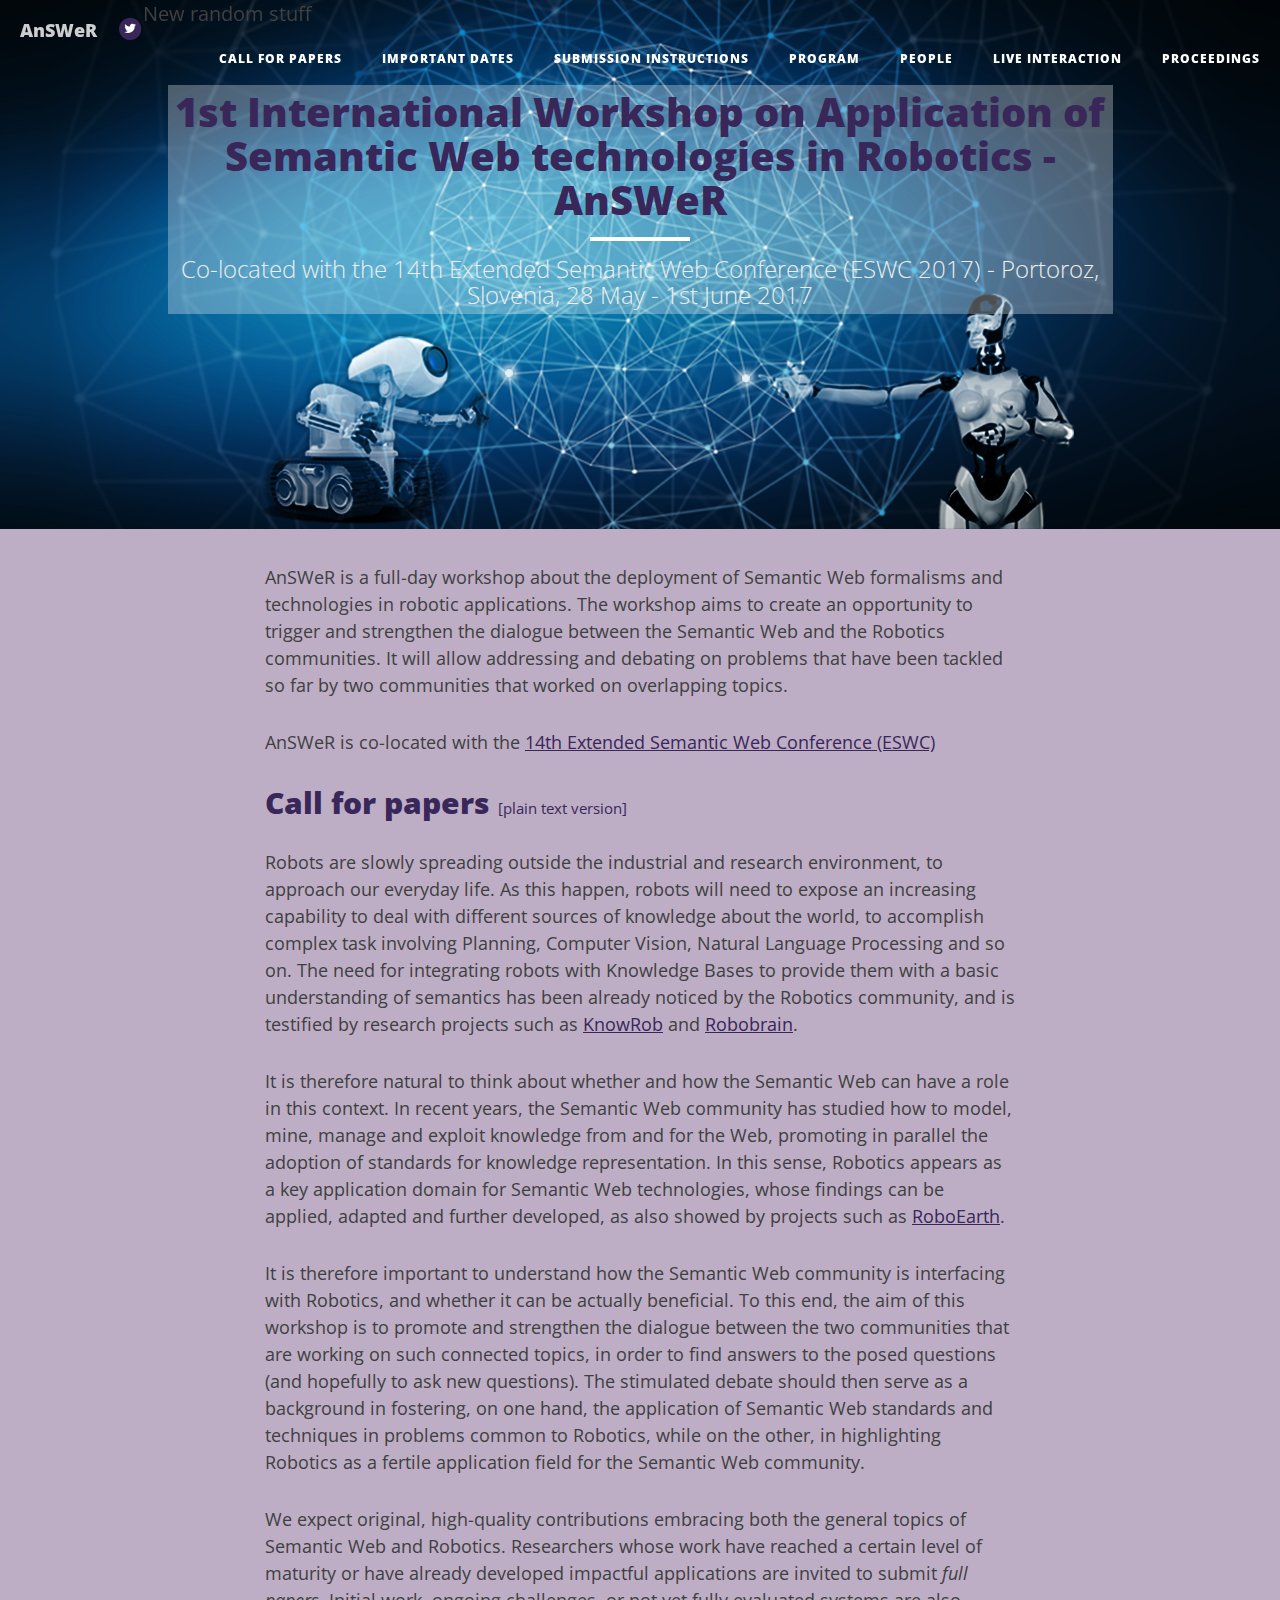
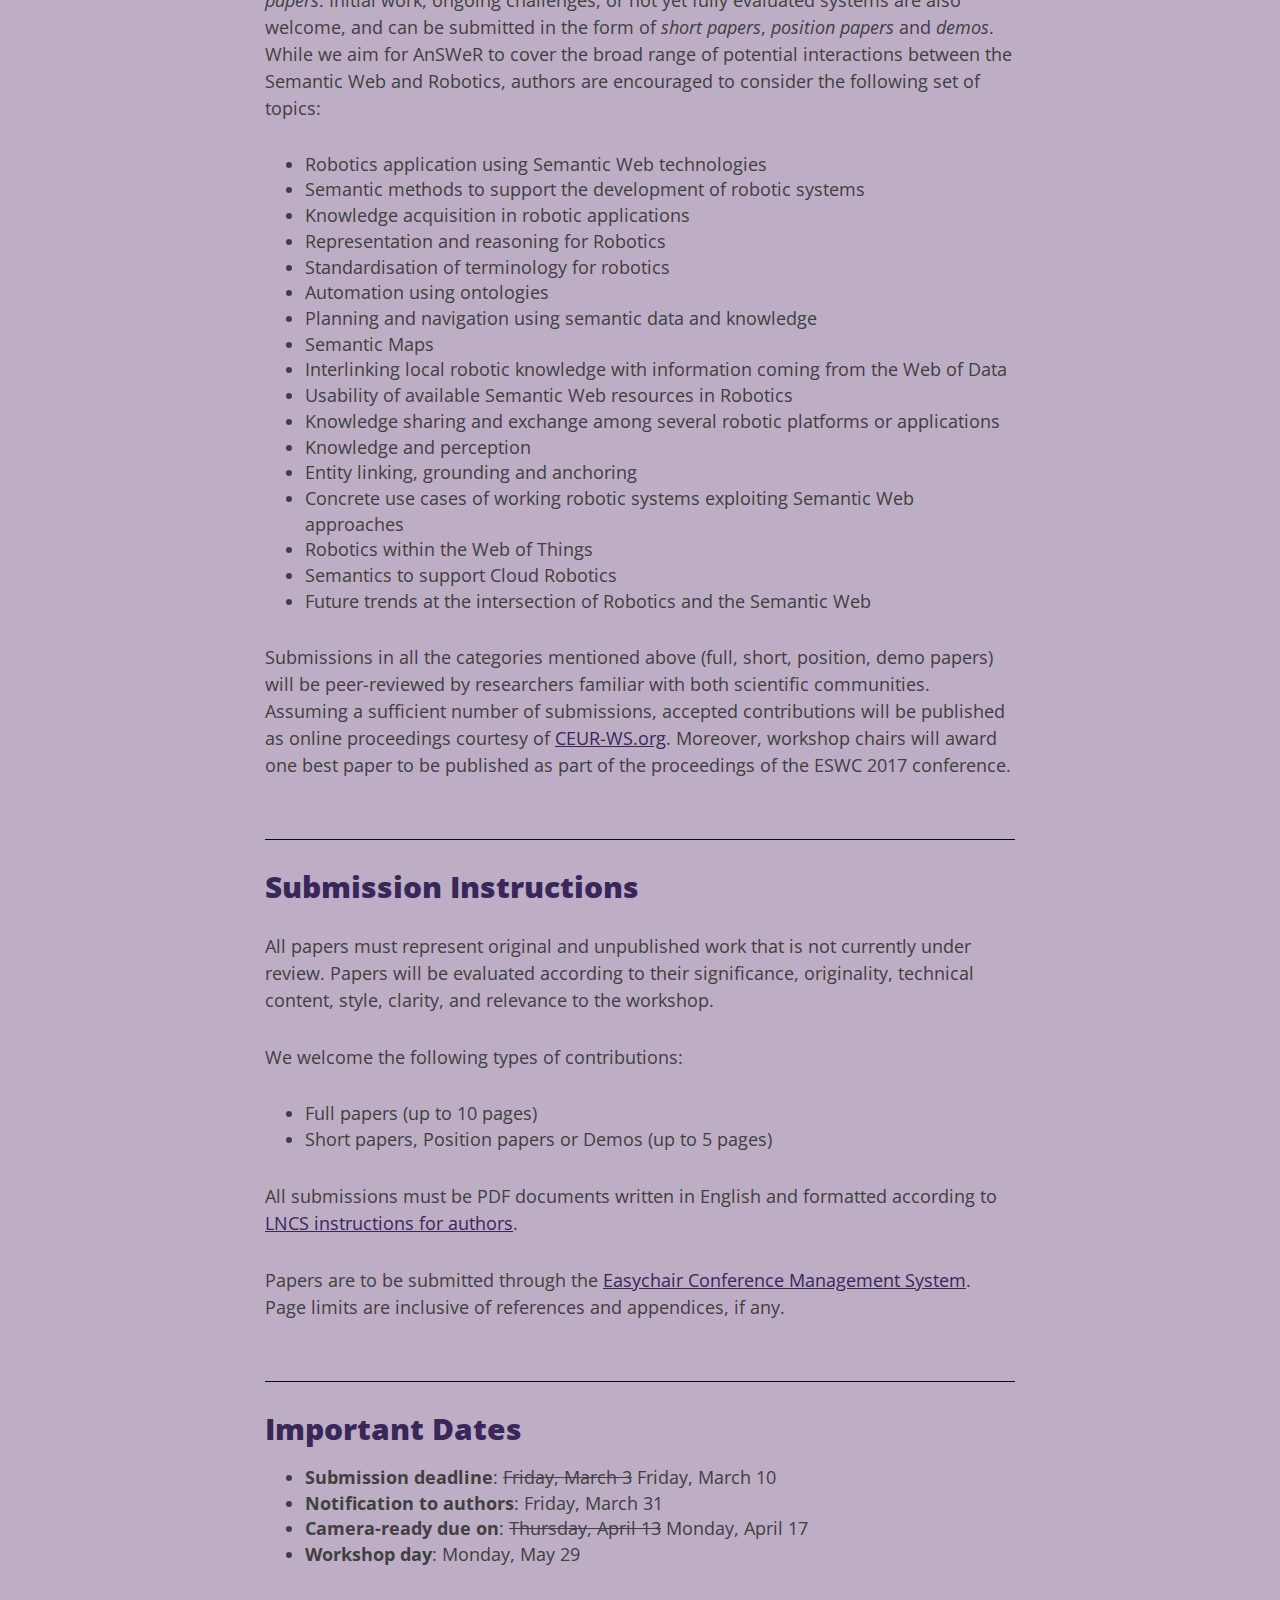
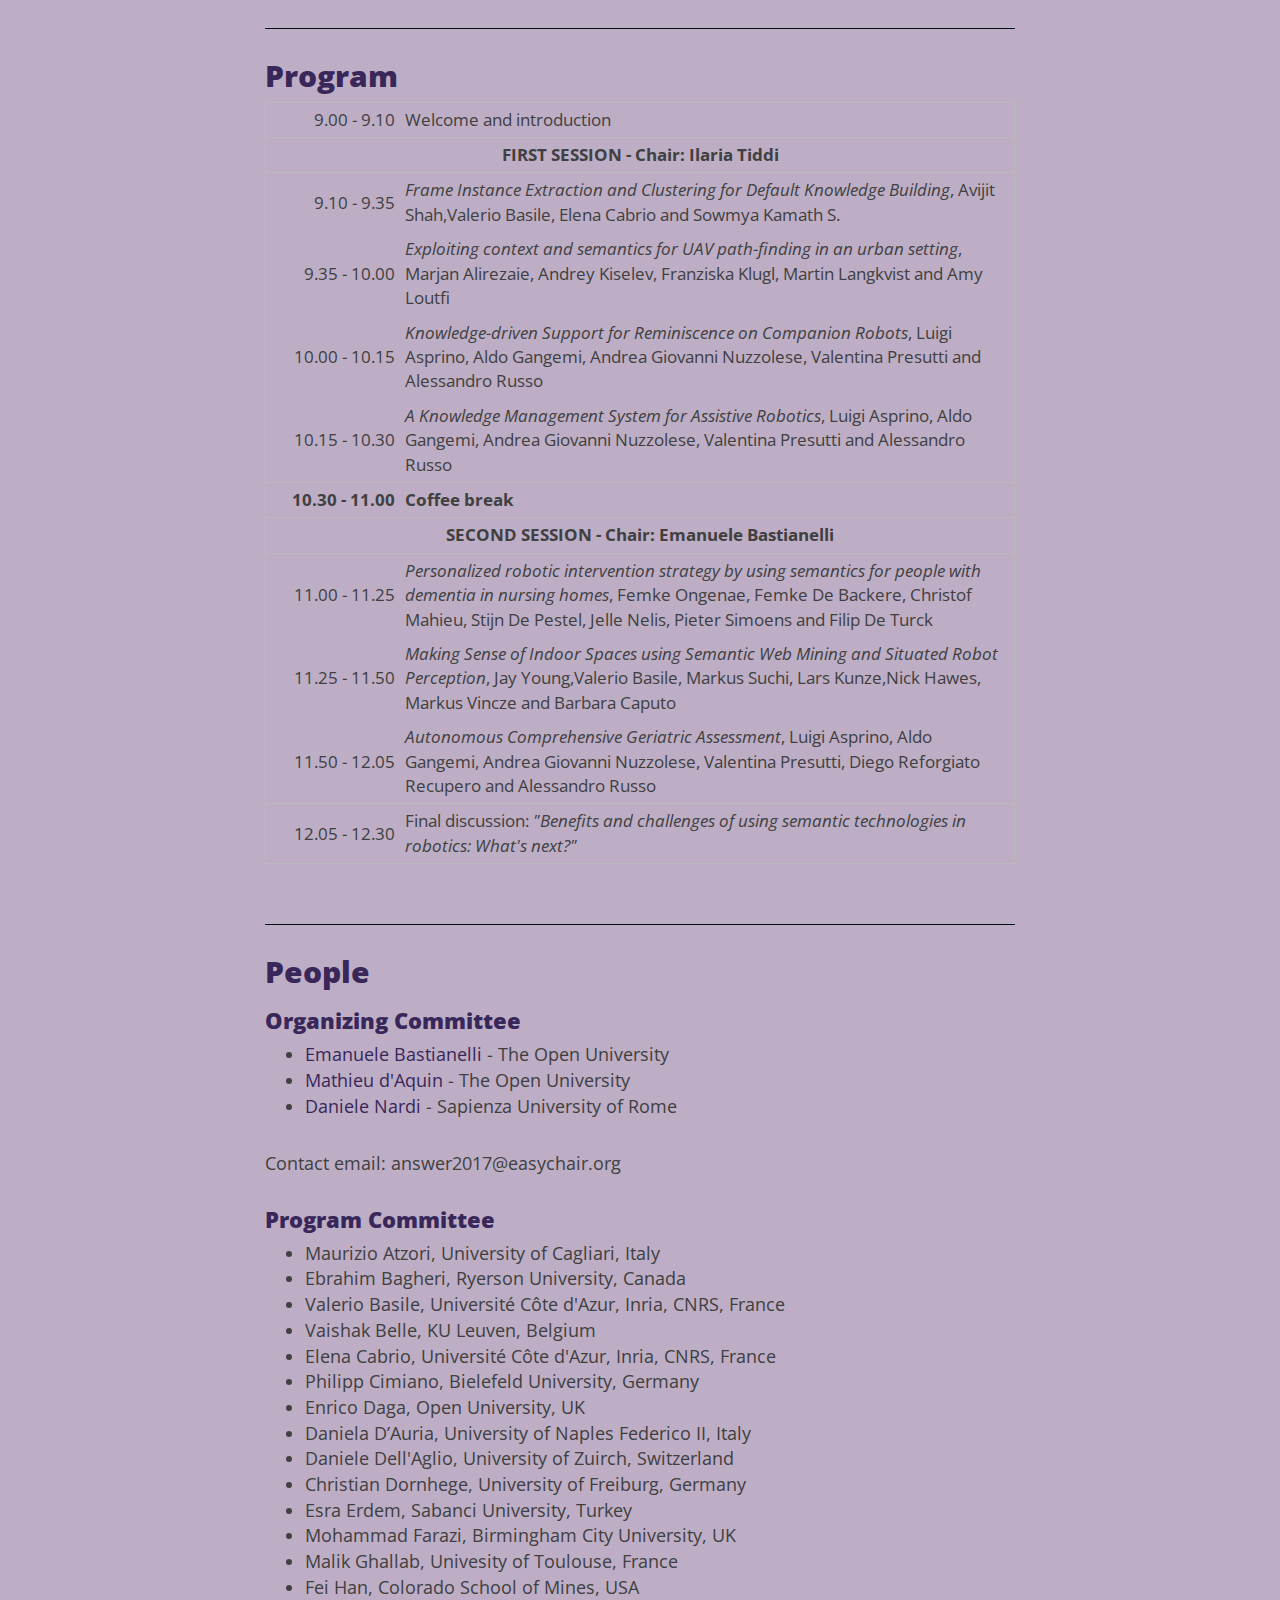
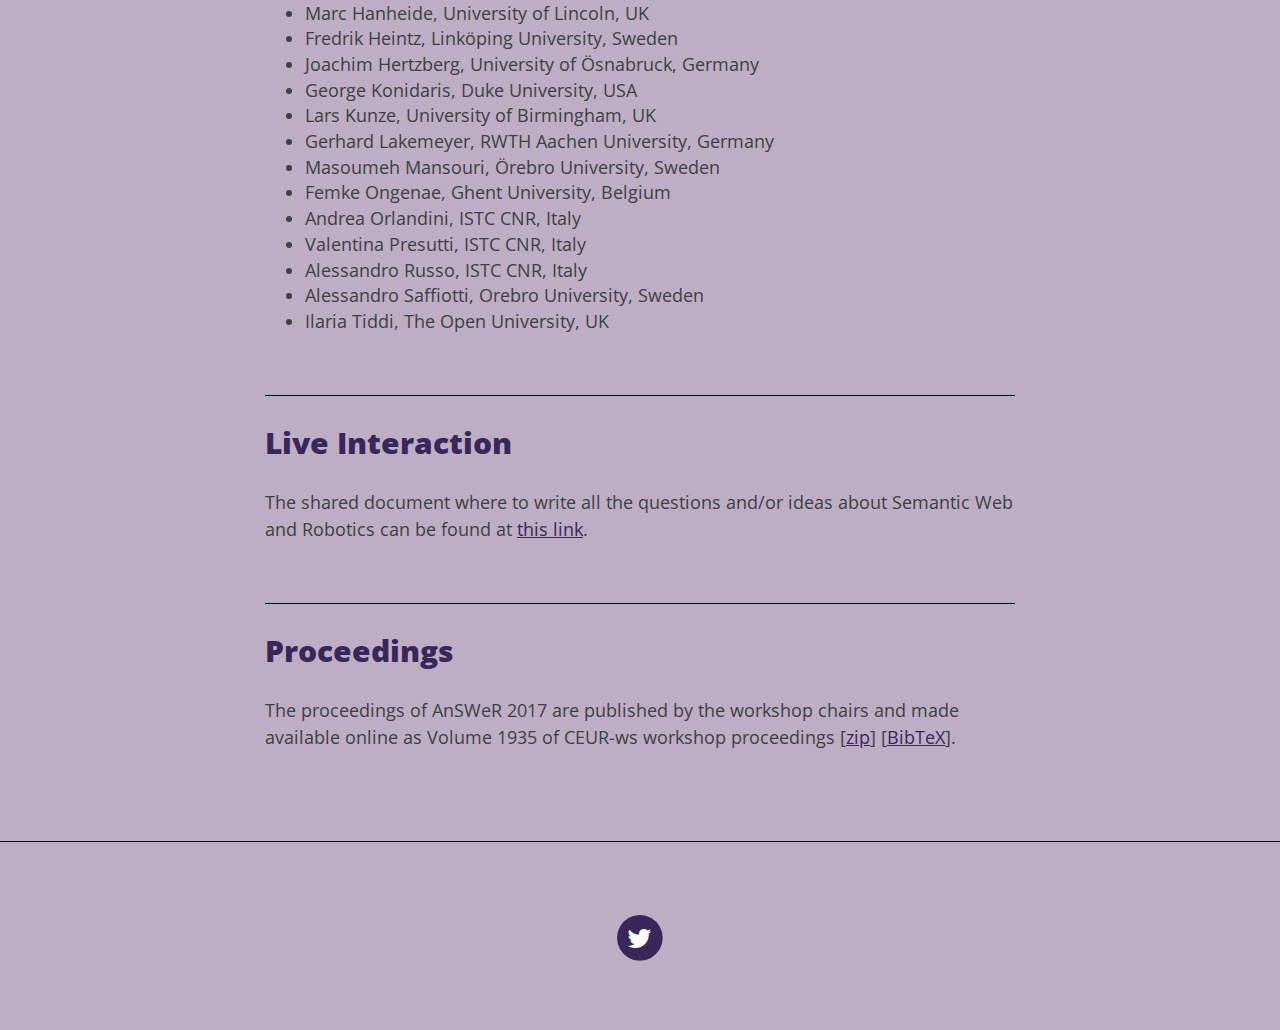
<file: __index.html>
<!DOCTYPE html>
<html lang="en">

<head>

    <meta charset="utf-8">
    <meta http-equiv="X-UA-Compatible" content="IE=edge">
    <meta name="viewport" content="width=device-width, initial-scale=1">
    <meta name="description" content="scientific workshop, semantic web, eswc, robotics">
    <meta name="author" content="">

    <title>1st International Workshop on Application of Semantic Web technologies in Robotics (AnSWeR)</title>

    <!-- Bootstrap Core CSS -->
    <link href="css/bootstrap.min.css" rel="stylesheet">

    <!-- Custom CSS -->
    <link href="css/clean-blog.min.css" rel="stylesheet">
    <link href="css/answer.css" rel="stylesheet">

    <!-- Custom Fonts -->
    <link href="http://maxcdn.bootstrapcdn.com/font-awesome/4.1.0/css/font-awesome.min.css" rel="stylesheet" type="text/css">
    <link href='http://fonts.googleapis.com/css?family=Lora:400,700,400italic,700italic' rel='stylesheet' type='text/css'>
    <link href='http://fonts.googleapis.com/css?family=Open+Sans:300italic,400italic,600italic,700italic,800italic,400,300,600,700,800' rel='stylesheet' type='text/css'>

    <!-- HTML5 Shim and Respond.js IE8 support of HTML5 elements and media queries -->
    <!-- WARNING: Respond.js doesn't work if you view the page via file:// -->
    <!--[if lt IE 9]>
        <script src="https://oss.maxcdn.com/libs/html5shiv/3.7.0/html5shiv.js"></script>
        <script src="https://oss.maxcdn.com/libs/respond.js/1.4.2/respond.min.js"></script>
    <![endif]-->

</head>

<body>

    <!-- Navigation -->
    <nav class="navbar navbar-default navbar-custom navbar-fixed-top">
        <div class="container-fluid">
            <!-- Brand and toggle get grouped for better mobile display -->
	New random stuff
            <div class="navbar-header page-scroll">
                <button type="button" class="navbar-toggle" data-toggle="collapse" data-target="#bs-example-navbar-collapse-1">
                    <span class="sr-only">Toggle navigation</span>
                    <span class="icon-bar"></span>
                    <span class="icon-bar"></span>
                    <span class="icon-bar"></span>
                </button>
                <a class="navbar-brand" href="index.html">AnSWeR</a>
                <a href="https://twitter.com/answerworkshop" class="navbar-twitter" target="_blank">
                                <span class="fa-stack fa-xs">
                                    <i class="fa fa-circle fa-stack-2x"></i>
                                    <i class="fa fa-twitter fa-stack-1x fa-inverse"></i>
                                </span>
		</a>
            </div>

            <!-- Collect the nav links, forms, and other content for toggling -->
            <div class="collapse navbar-collapse" id="bs-example-navbar-collapse-1">
                <ul class="nav navbar-nav navbar-right">
                    <li>
                        <a href="#cfp">Call for Papers</a>
                    </li>
                    <li>
                        <a href="#dates">Important Dates</a>
                    </li>
                    <li>
                        <a href="#instructions">Submission Instructions</a>
                    </li>
                    <li>
                        <a href="#program">Program</a>
                    </li>
                    <li>
                        <a href="#people">People</a>
                    </li>
                    <li>
                         <a href="#googledoc">Live Interaction</a>
                     </li>
                   <li>
                        <a href="#proceedings">Proceedings</a>
                    </li>
				</ul>
            </div>
            <!-- /.navbar-collapse -->
        </div>
        <!-- /.container -->
    </nav>

    <!-- Page Header -->
    <!-- Set your background image for this header on the line below. -->
    <header class="intro-header" style="background-image: url('img/workshop-banner-400px402x.png')">
        <div class="container">
            <div class="row">
                <!--<div class="col-lg-10 col-lg-offset-2 col-md-10 col-md-offset-1">-->
				<div class="col-lg-10 col-md-10 col-md-offset-1">
			
                    <div class="site-heading" id="banner-writing">
						<div class="translucent-background">
                        	<h1>1st International Workshop on Application of Semantic Web technologies in Robotics - AnSWeR</h1>
                        	<hr class="small">
                        	<span class="subheading">Co-located with the 14th Extended Semantic Web Conference (ESWC 2017) - Portoroz, Slovenia, 28 May - 1st June 2017</span>
						</div>
                    </div>
		
                </div>
            </div>
        </div>
    </header>

    <!-- Main Content -->
    <div class="container">
        <div class="row">
            <div class="col-lg-8 col-lg-offset-2 col-md-10 col-md-offset-1">
<!--
		<div class="post-preview"><p><ul>
	            	<li><strong>Update 17-06-2016</strong>: The workshop <a href="#proceedings">proceedings</a> are now available.</li>
            		<li><strong>Update 15-04-2016</strong>: The workshop <a href="#program">program</a> is now available. <a href="http://2016.eswc-conferences.org">See you</a> in Crete on the 29th!</li>
		</ul></p></div>
		<hr style="margin:0"/>
-->				
			
            	<div class="post-preview">
            		<p>AnSWeR is a full-day workshop about the deployment of Semantic Web formalisms and technologies in robotic applications. The workshop aims to create an opportunity to trigger and strengthen the dialogue between the Semantic Web and the Robotics communities. It will allow addressing and debating on problems that have been tackled so far by two communities that worked on overlapping topics.</p>
            		<p>AnSWeR is co-located with the <a href="http://2017.eswc-conferences.org/" target="_blank">14th Extended Semantic Web Conference (ESWC)</a></p>
            	</div>
                <div class="post-preview" id="cfp">
                        <h2 class="post-title">
                            Call for papers <a class="plain-text-link" href="cfp_answer.txt" target="_blank">[plain text version]</a>
                        </h2>

<p>Robots are slowly spreading outside the industrial and research environment, to approach our everyday life. As this happen, robots will need to expose an increasing capability to deal with different sources of knowledge about the world, to accomplish complex task involving Planning, Computer Vision, Natural Language Processing and so on. The need for integrating robots with Knowledge Bases to provide them with a basic understanding of semantics has been already noticed by the Robotics community, and is testified by research projects such as <a href="http://knowrob.org/" target="_blank">KnowRob</a> and <a href="http://robobrain.me/" target="_blank">Robobrain</a>.</p>

<p>It is therefore natural to think about whether and how the Semantic Web can have a role in this context. In recent years, the Semantic Web community has studied how to model, mine, manage and exploit knowledge from and for the Web, promoting in parallel the adoption of standards for knowledge representation. In this sense, Robotics appears as a key application domain for Semantic Web technologies, whose findings can be applied, adapted and further developed, as also showed by projects such as <a href="http://roboearth.ethz.ch/" target="_blank">RoboEarth</a>.</p>

<p>It is therefore important to understand how the Semantic Web community is interfacing with Robotics, and whether it can be actually beneficial. To this end, the aim of this workshop is to promote and strengthen the dialogue between the two communities that are working on such connected topics, in order to find answers to the posed questions (and hopefully to ask new questions). The stimulated debate should then serve as a background in fostering, on one hand, the application of Semantic Web standards and techniques in problems common to Robotics, while on the other, in highlighting Robotics as a fertile application field for the Semantic Web community.</p>

<p>We expect original, high-quality contributions embracing both the general topics of Semantic Web and Robotics. Researchers whose work have reached a certain level of maturity or have already developed impactful applications are invited to submit <em>full papers</em>.
Initial work, ongoing challenges, or not yet fully evaluated systems are also welcome, and can be submitted in the form of <em>short papers</em>,<em> position papers</em> and <em>demos</em>. While we aim for AnSWeR to cover the broad range of potential interactions between the Semantic Web and Robotics, authors are encouraged to consider the following set of topics:</p>

<ul>
<li>Robotics application using Semantic Web technologies</li>
<li>Semantic methods to support the development of robotic systems</li>
<li>Knowledge acquisition in robotic applications</li>
<li>Representation and reasoning for Robotics</li>
<li>Standardisation of terminology for robotics</li>
<li>Automation using ontologies</li>
<li>Planning and navigation using semantic data and knowledge</li>
<li>Semantic Maps</li>
<li>Interlinking local robotic knowledge with information coming from the Web of Data</li>
<li>Usability of available Semantic Web resources in Robotics</li>
<li>Knowledge sharing and exchange among several robotic platforms or applications</li>
<li>Knowledge and perception</li>
<li>Entity linking, grounding and anchoring</li>
<li>Concrete use cases of working robotic systems exploiting Semantic Web approaches</li>
<li>Robotics within the Web of Things</li>
<li>Semantics to support Cloud Robotics</li>
<li>Future trends at the intersection of Robotics and the Semantic Web</li>
</ul>

<p>
	Submissions in all the categories mentioned above (full, short, position, demo papers) will be peer-reviewed by researchers familiar with both scientific communities. 
	Assuming a sufficient number of submissions, accepted contributions will be published as online proceedings courtesy of <a href="http://ceur-ws.org" target="_blank">CEUR-WS.org</a>. Moreover, 
	workshop chairs will award one best paper to be published as part of the proceedings of the ESWC 2017 conference.
</p>

</div>
                <hr id="instructions"/>
                <div class="post-preview">
                    <a href="#instructions">
                        <h2 class="post-title">Submission Instructions</h2>
                        <h3 class="post-subtitle">

                        </h3>
                    </a>
                    <p>All papers must represent original and unpublished work that is not currently under review. Papers will be evaluated according to their significance, originality, technical content, style, clarity, and relevance to the workshop. </p>
					<p>We welcome the following types of contributions:</p>
<ul>
<li> Full papers (up to 10 pages)
<li> Short papers, Position papers or Demos (up to 5 pages)
</ul>
<p>All submissions must be PDF documents written in English and formatted according to <a href="http://www.springer.com/computer/lncs?SGWID=0-164-6-793341-0" target="_blank">LNCS instructions for authors</a>.</p>
<p>Papers are to be submitted through the <a href="https://easychair.org/conferences/?conf=answer17" target="_blank">Easychair Conference Management System</a>. Page limits are inclusive of references and appendices, if any.</p>
                </div>
				<hr id="dates"/>
                <div class="post-preview">
                    <a href="#dates">
                        <h2 class="post-title">Important Dates</h2></a>
                        <h3 class="post-subtitle"></h3>

						<ul>
							<li><strong>Submission deadline</strong>: <strike>Friday, March 3</strike> Friday, March 10</li>
							<li><strong>Notification to authors</strong>: Friday, March 31</li>
							<li><strong>Camera-ready due on</strong>: <strike>Thursday, April 13</strike> Monday, April 17</li>
							<li><strong>Workshop day</strong>: Monday, May 29</li>
						</ul>
                </div>
		<hr id="program"/>
                <div class="post-preview">
                    <a href="#program">
                        <h2 class="post-title">Program</h2>
                        <h3 class="post-subtitle"></h3>
                    </a>
                    <table id="answer_program">
						<tr class="programrow">
							<th class="times">9.00 - 9.10</th>
							<td>Welcome and introduction</td>
						</tr>
						<tr class="">
							<th class="session" colspan="2">FIRST SESSION - Chair: Ilaria Tiddi</td>
						</tr>
						<tr class="programrow">
							<th class="times">9.10 - 9.35</th>
							<td><span><em>Frame Instance Extraction and Clustering for Default Knowledge Building</em>, Avijit Shah,Valerio Basile, Elena Cabrio and Sowmya Kamath S.</span></td>
						</tr>
						<tr class="programrow">
							<th class="times">9.35 - 10.00</th>
							<td><span><em>Exploiting context and semantics for UAV path-finding in an urban setting</em>, Marjan Alirezaie, Andrey Kiselev, Franziska Klugl, Martin Langkvist and Amy Loutfi</span></td>
						</tr>
						<tr class="programrow">
							<th class="times">10.00 - 10.15</th>
							<td><span><em>Knowledge-driven Support for Reminiscence on Companion Robots</em>, Luigi Asprino, Aldo Gangemi, Andrea Giovanni Nuzzolese, Valentina Presutti and Alessandro Russo</span></td>
						</tr>
						<tr class="programrow">
							<th class="times">10.15 - 10.30</th>
							<td><span><em>A Knowledge Management System for Assistive Robotics</em>, Luigi Asprino, Aldo Gangemi, Andrea Giovanni Nuzzolese, Valentina Presutti and Alessandro Russo</span></td>
						</tr>
						<tr class="specialrow">
							<th class="times"><b>10.30 - 11.00</b></th>
							<td><b>Coffee break</b></td>
						</tr>
						<tr>
							<th class="session" colspan="2">SECOND SESSION - Chair: Emanuele Bastianelli</td>
						</tr>
						<tr class="programrow">
							<th class="times">11.00 - 11.25</th>
							<td><span><em>Personalized robotic intervention strategy by using semantics for people with dementia in nursing homes</em>, Femke Ongenae, Femke De Backere, Christof Mahieu, Stijn De Pestel, Jelle Nelis, Pieter Simoens and Filip De Turck</span></td>
						</tr>
						<tr class="programrow">
							<th class="times">11.25 - 11.50</th>
							<td><span><em>Making Sense of Indoor Spaces using Semantic Web Mining and Situated Robot Perception</em>, Jay Young,Valerio Basile, Markus Suchi, Lars Kunze,Nick Hawes, Markus Vincze and Barbara Caputo</span></td>
						</tr>
						<tr class="programrow">
							<th class="times">11.50 - 12.05</th>
							<td><span><em>Autonomous Comprehensive Geriatric Assessment</em>, Luigi Asprino, Aldo Gangemi, Andrea Giovanni Nuzzolese, Valentina Presutti, Diego Reforgiato Recupero and Alessandro Russo</span></td>
						</tr>
						<tr class="specialrow">
							<th class="times">12.05 - 12.30</th>
							<td>Final discussion: <em>"Benefits and challenges of using semantic technologies in robotics: What's next?"</em> 
							</td>
						</tr>
						<!--<tr>
							<th class="session" colspan="2"></th>
						</tr>
						<tr>
							<th class="times">12:30 − 14:00</th>
							<td><strong>Lunch break</strong></td>
						</tr>
						<tr>
							<th class="session" colspan="2"></th>
						</tr>
						<tr>
							<th class="session" colspan="2">AFTERNOON SESSION: Methodologies and ecosystems</th>
						</tr>
						<tr>
							<th class="times">14:00 − 14:50</th>
							<td><em>Chair: Leif Isaksen</em>
								<ul>
									<li>Eero Hyvönen, Esko Ikkala and Jouni Tuominen. <em>Linked Data brokering service for historical places and maps.</em></li>
									<li>Max Grüntgens and Torsten Schrade. <em>Data repositories in the Humanities and the Semantic Web: modelling, linking, visualising.</em></li>
								</ul>
							</td>
						</tr>
						<tr>
							<th class="times">14:50 − 15:30</th>
							<td><em>Chair: Alessandro Adamou</em>
								<ul>
									<li>Efstratios Kontopoulos, Marina Riga, Panagiotis Mitzias, Stelios Andreadis, Thanos Stavropoulos, Nikolaos Lagos, Jean-Yves Vion-Dury, Georgios Meditskos, Patricia Falcão, Pip Laurenson and Yiannis Kompatsiaris. <em>Ontology-based representation of context of use in digital preservation.</em></li>
									<li>Terhi Nurmikko-Fuller and Kevin R. Page. <em>A linked research network that is transforming musicology.</em></li>
								</ul>
							</td>
						</tr>
						<tr>
							<th class="times">15:30 − 16:00</th>
							<td>Coffee break</td>
						</tr>
						<tr>
							<th class="times">16:00 − 16:40</th>
							<td><em>Chair: Leif Isaksen</em>
								<ul>
									<li>David De Roure, Pip Willcox and Alfie Abdul-Rahman. <em>On the description of process in Digital Scholarship.</em></li>
									<li>Rinke Hoekstra, Albert Meroño-Peñuela, Kathrin Dentler, Auke Rijpma, Richard Zijdeman and Ivo Zandhuis. <em>An ecosystem for Linked Humanities Data.</em></li>
								</ul>
							</td>
						</tr>
						<tr>
							<th class="times">16:40 − 17:40</th>
							<td><em>Round Table session #2</em> − Linked Data Ecologies: linking and reusing.
								<p>Chair: Leif Isaksen</p>
							</td>
						</tr>
						<tr>
							<th class="times">17:40 − 18:00</th>
							<td>Closing discussion</td>
						</tr>-->
					</table>
                </div>
		<hr id="people"/>
                <div class="post-preview">
			<a href="#people">
				<h2 class="post-title">People</h2>
			</a>
			<h3 class="post-subtitle">Organizing Committee</h3>
			<ul>
				<li><a target="_blank" href="http://kmi.open.ac.uk/people/member/emanuele-bastianelli" target="_blank">Emanuele Bastianelli</a> - The Open University
				<li><a target="_blank" href="http://kmi.open.ac.uk/people/member/mathieu-daquin" target="_blank">Mathieu d'Aquin</a> - The Open University
				<li><a target="_blank" href="http://www.dis.uniroma1.it/~nardi/" target="_blank">Daniele Nardi</a> - Sapienza University of Rome
			</ul>					
			<p>Contact email: answer2017@easychair.org</p>
                    <h3 class="post-subtitle">Program Committee</h3>
					<ul>
						<li>Maurizio Atzori, University of Cagliari, Italy</li>
						<li>Ebrahim Bagheri, Ryerson University, Canada</li>
						<li>Valerio Basile, Université Côte d'Azur, Inria, CNRS, France</li>
						<li>Vaishak Belle, KU Leuven, Belgium</li>
						<li>Elena Cabrio, Université Côte d'Azur, Inria, CNRS, France</li>
						<li>Philipp Cimiano, Bielefeld University, Germany</li>
						<li>Enrico Daga, Open University, UK</li>
						<li>Daniela D’Auria, University of Naples Federico II, Italy</li>
						<li>Daniele Dell'Aglio, University of Zuirch, Switzerland</li>
						<li>Christian Dornhege, University of Freiburg, Germany</li>
						<li>Esra Erdem, Sabanci University, Turkey</li>
						<li>Mohammad Farazi, Birmingham City University, UK</li>
						<li>Malik Ghallab, Univesity of Toulouse, France</li>
						<li>Fei Han, Colorado School of Mines, USA</li>
						<li>Marc Hanheide, University of Lincoln, UK</li>
						<li>Fredrik Heintz, Linköping University, Sweden</li>
						<li>Joachim Hertzberg, University of Ösnabruck, Germany</li>
						<li>George Konidaris, Duke University, USA</li>
						<li>Lars Kunze, University of Birmingham, UK</li>
						<li>Gerhard Lakemeyer, RWTH Aachen University, Germany</li>
						<li>Masoumeh Mansouri, Örebro University, Sweden</li>
						<li>Femke Ongenae, Ghent University, Belgium</li>
						<li>Andrea Orlandini, ISTC CNR, Italy</li>
						<li>Valentina Presutti, ISTC CNR, Italy</li>
						<li>Alessandro Russo, ISTC CNR, Italy</li>
						<li>Alessandro Saffiotti, Orebro University, Sweden</li>
						<li>Ilaria Tiddi, The Open University, UK</li>
					</ul>
                    <p class="post-meta"></p>
                </div>
				<hr id="googledoc"/>
				<div class="post-preview">
					<a href="#googledoc">
					<h2 class="post-title">Live Interaction</h2>
					</a>
					<p>The shared document where to write all the questions and/or ideas about Semantic Web and Robotics can be found at <a style="text-decoration: underline;" href="https://docs.google.com/document/d/1Y_Y07Ss0rQhCzD6CFTOCrvSxYAe4lly4qWWyb1WsLwg/edit">this link</a>.</p>
				</div>
		<hr id="proceedings"/>
                <div class="post-preview">
			<a href="#proceedings">
				<h2 class="post-title">Proceedings</h2>
			</a>
			<p>The proceedings of AnSWeR 2017 are published by the workshop chairs and made available online as Volume 1935 of CEUR-ws workshop proceedings [<a style="text-decoration: underline;" href="ftp://sunsite.informatik.rwth-aachen.de/pub/publications/CEUR-WS/Vol-1935.zip">zip</a>] [<a style="text-decoration: underline;" href="http://ceur-ws.org/Vol-1935/answer2017.bib">BibTeX</a>].</p>
		</div>
                <!-- Pager -->
                <!--ul class="pager">
                    <li class="next">
                        <a href="#">Call for Papers</a>
                        <a href="#">Submission Instructions</a>
                        <a href="#">Important Dates</a>
                        <a href="#">Program</a>
                        <a href="#">People</a>
                        <a href="#">Proceedings</a>
		    </li>
                </ul -->
            </div>
        </div>
    </div>

    <hr>

    <!-- Footer -->
    <footer>
        <div class="container">
            <div class="row">
                <div class="col-lg-8 col-lg-offset-2 col-md-10 col-md-offset-1">
                    <ul class="list-inline text-center">
                        <li>
                            <a href="https://twitter.com/answerworkshop" target="_blank">
                                <span class="fa-stack fa-lg">
                                    <i class="fa fa-circle fa-stack-2x"></i>
                                    <i class="fa fa-twitter fa-stack-1x fa-inverse"></i>
                                </span>
                            </a>
                        </li>
                        <!--li>
                            <a href="#">
                                <span class="fa-stack fa-lg">
                                    <i class="fa fa-circle fa-stack-2x"></i>
                                    <i class="fa fa-facebook fa-stack-1x fa-inverse"></i>
                                </span>
                            </a>
                        </li>
                        <li>
                            <a href="#">
                                <span class="fa-stack fa-lg">
                                    <i class="fa fa-circle fa-stack-2x"></i>
                                    <i class="fa fa-github fa-stack-1x fa-inverse"></i>
                                </span>
                            </a>
                        </li-->
                    </ul>
                    <!--p class="copyright text-muted">Copyright &copy; 2016</p -->
                </div>
            </div>
        </div>
    </footer>

    <!-- jQuery -->
    <script src="js/jquery.js"></script>

    <!-- Bootstrap Core JavaScript -->
    <script src="js/bootstrap.min.js"></script>

    <!-- Custom Theme JavaScript -->
    <script src="js/clean-blog.min.js"></script>

</body>

</html>
</file>
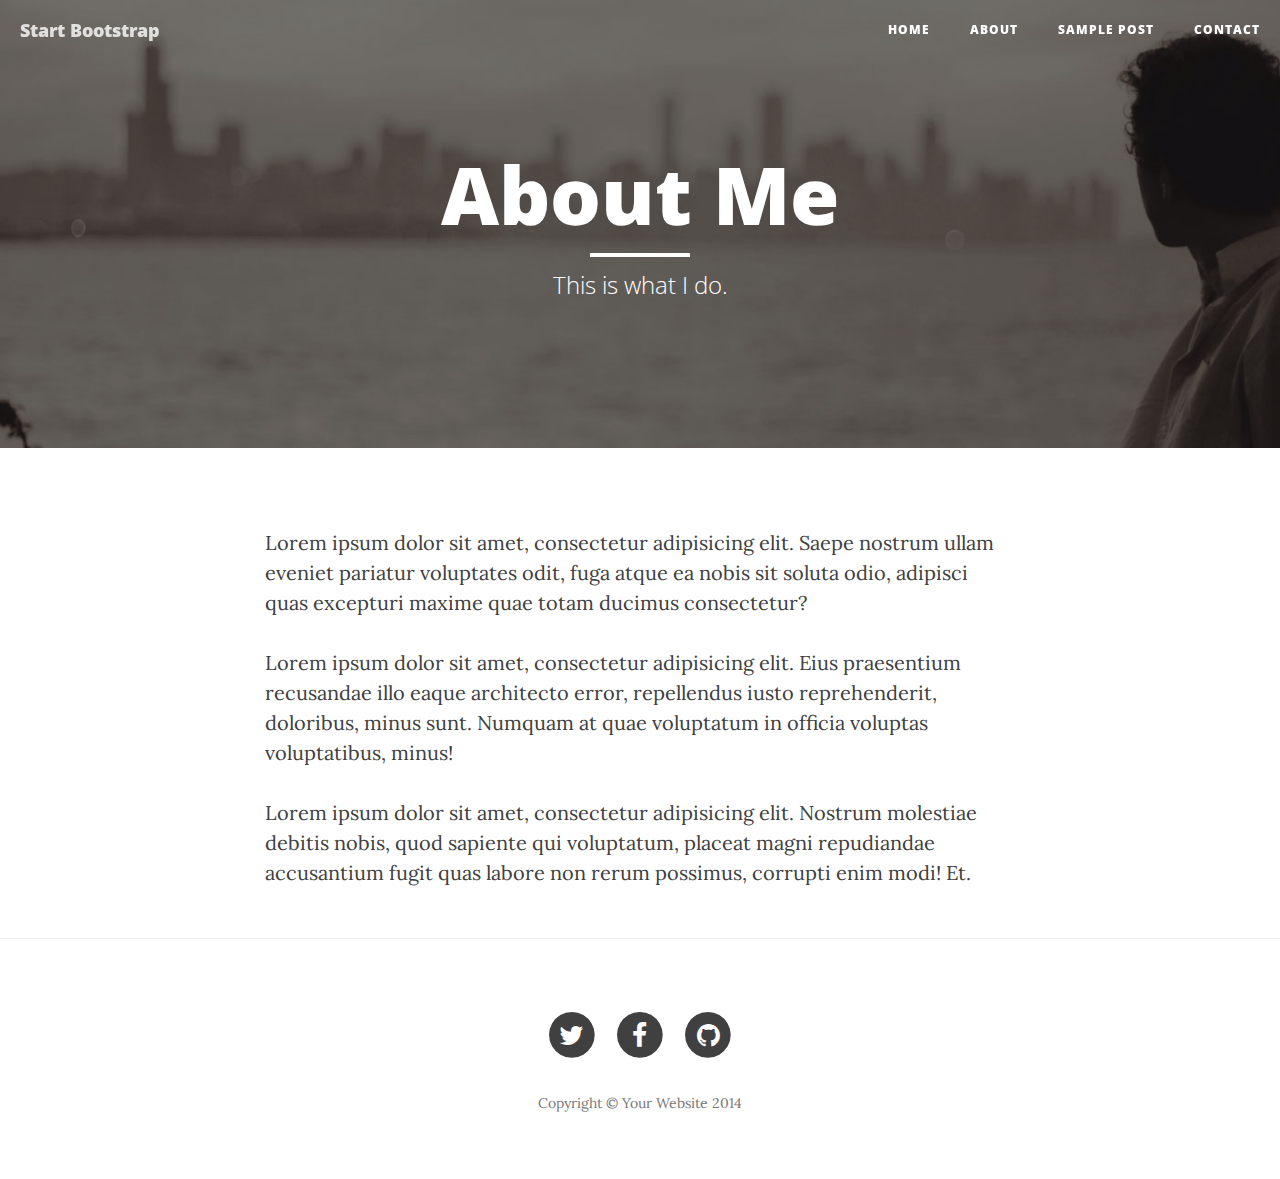
<file: about.html>
<!DOCTYPE html>
<html lang="en">

<head>

    <meta charset="utf-8">
    <meta http-equiv="X-UA-Compatible" content="IE=edge">
    <meta name="viewport" content="width=device-width, initial-scale=1">
    <meta name="description" content="">
    <meta name="author" content="">

    <title>Clean Blog - About</title>

    <!-- Bootstrap Core CSS -->
    <link href="css/bootstrap.min.css" rel="stylesheet">

    <!-- Custom CSS -->
    <link href="css/clean-blog.min.css" rel="stylesheet">

    <!-- Custom Fonts -->
    <link href="http://maxcdn.bootstrapcdn.com/font-awesome/4.1.0/css/font-awesome.min.css" rel="stylesheet" type="text/css">
    <link href='http://fonts.googleapis.com/css?family=Lora:400,700,400italic,700italic' rel='stylesheet' type='text/css'>
    <link href='http://fonts.googleapis.com/css?family=Open+Sans:300italic,400italic,600italic,700italic,800italic,400,300,600,700,800' rel='stylesheet' type='text/css'>

    <!-- HTML5 Shim and Respond.js IE8 support of HTML5 elements and media queries -->
    <!-- WARNING: Respond.js doesn't work if you view the page via file:// -->
    <!--[if lt IE 9]>
        <script src="https://oss.maxcdn.com/libs/html5shiv/3.7.0/html5shiv.js"></script>
        <script src="https://oss.maxcdn.com/libs/respond.js/1.4.2/respond.min.js"></script>
    <![endif]-->

</head>

<body>

    <!-- Navigation -->
    <nav class="navbar navbar-default navbar-custom navbar-fixed-top">
        <div class="container-fluid">
            <!-- Brand and toggle get grouped for better mobile display -->
            <div class="navbar-header page-scroll">
                <button type="button" class="navbar-toggle" data-toggle="collapse" data-target="#bs-example-navbar-collapse-1">
                    <span class="sr-only">Toggle navigation</span>
                    <span class="icon-bar"></span>
                    <span class="icon-bar"></span>
                    <span class="icon-bar"></span>
                </button>
                <a class="navbar-brand" href="index.html">Start Bootstrap</a>
            </div>

            <!-- Collect the nav links, forms, and other content for toggling -->
            <div class="collapse navbar-collapse" id="bs-example-navbar-collapse-1">
                <ul class="nav navbar-nav navbar-right">
                    <li>
                        <a href="index.html">Home</a>
                    </li>
                    <li>
                        <a href="about.html">About</a>
                    </li>
                    <li>
                        <a href="post.html">Sample Post</a>
                    </li>
                    <li>
                        <a href="contact.html">Contact</a>
                    </li>
                </ul>
            </div>
            <!-- /.navbar-collapse -->
        </div>
        <!-- /.container -->
    </nav>

    <!-- Page Header -->
    <!-- Set your background image for this header on the line below. -->
    <header class="intro-header" style="background-image: url('img/about-bg.jpg')">
        <div class="container">
            <div class="row">
                <div class="col-lg-8 col-lg-offset-2 col-md-10 col-md-offset-1">
                    <div class="page-heading">
                        <h1>About Me</h1>
                        <hr class="small">
                        <span class="subheading">This is what I do.</span>
                    </div>
                </div>
            </div>
        </div>
    </header>

    <!-- Main Content -->
    <div class="container">
        <div class="row">
            <div class="col-lg-8 col-lg-offset-2 col-md-10 col-md-offset-1">
                <p>Lorem ipsum dolor sit amet, consectetur adipisicing elit. Saepe nostrum ullam eveniet pariatur voluptates odit, fuga atque ea nobis sit soluta odio, adipisci quas excepturi maxime quae totam ducimus consectetur?</p>
                <p>Lorem ipsum dolor sit amet, consectetur adipisicing elit. Eius praesentium recusandae illo eaque architecto error, repellendus iusto reprehenderit, doloribus, minus sunt. Numquam at quae voluptatum in officia voluptas voluptatibus, minus!</p>
                <p>Lorem ipsum dolor sit amet, consectetur adipisicing elit. Nostrum molestiae debitis nobis, quod sapiente qui voluptatum, placeat magni repudiandae accusantium fugit quas labore non rerum possimus, corrupti enim modi! Et.</p>
            </div>
        </div>
    </div>

    <hr>

    <!-- Footer -->
    <footer>
        <div class="container">
            <div class="row">
                <div class="col-lg-8 col-lg-offset-2 col-md-10 col-md-offset-1">
                    <ul class="list-inline text-center">
                        <li>
                            <a href="#">
                                <span class="fa-stack fa-lg">
                                    <i class="fa fa-circle fa-stack-2x"></i>
                                    <i class="fa fa-twitter fa-stack-1x fa-inverse"></i>
                                </span>
                            </a>
                        </li>
                        <li>
                            <a href="#">
                                <span class="fa-stack fa-lg">
                                    <i class="fa fa-circle fa-stack-2x"></i>
                                    <i class="fa fa-facebook fa-stack-1x fa-inverse"></i>
                                </span>
                            </a>
                        </li>
                        <li>
                            <a href="#">
                                <span class="fa-stack fa-lg">
                                    <i class="fa fa-circle fa-stack-2x"></i>
                                    <i class="fa fa-github fa-stack-1x fa-inverse"></i>
                                </span>
                            </a>
                        </li>
                    </ul>
                    <p class="copyright text-muted">Copyright &copy; Your Website 2014</p>
                </div>
            </div>
        </div>
    </footer>

    <!-- jQuery -->
    <script src="js/jquery.js"></script>

    <!-- Bootstrap Core JavaScript -->
    <script src="js/bootstrap.min.js"></script>

    <!-- Custom Theme JavaScript -->
    <script src="js/clean-blog.min.js"></script>

</body>

</html>
</file>
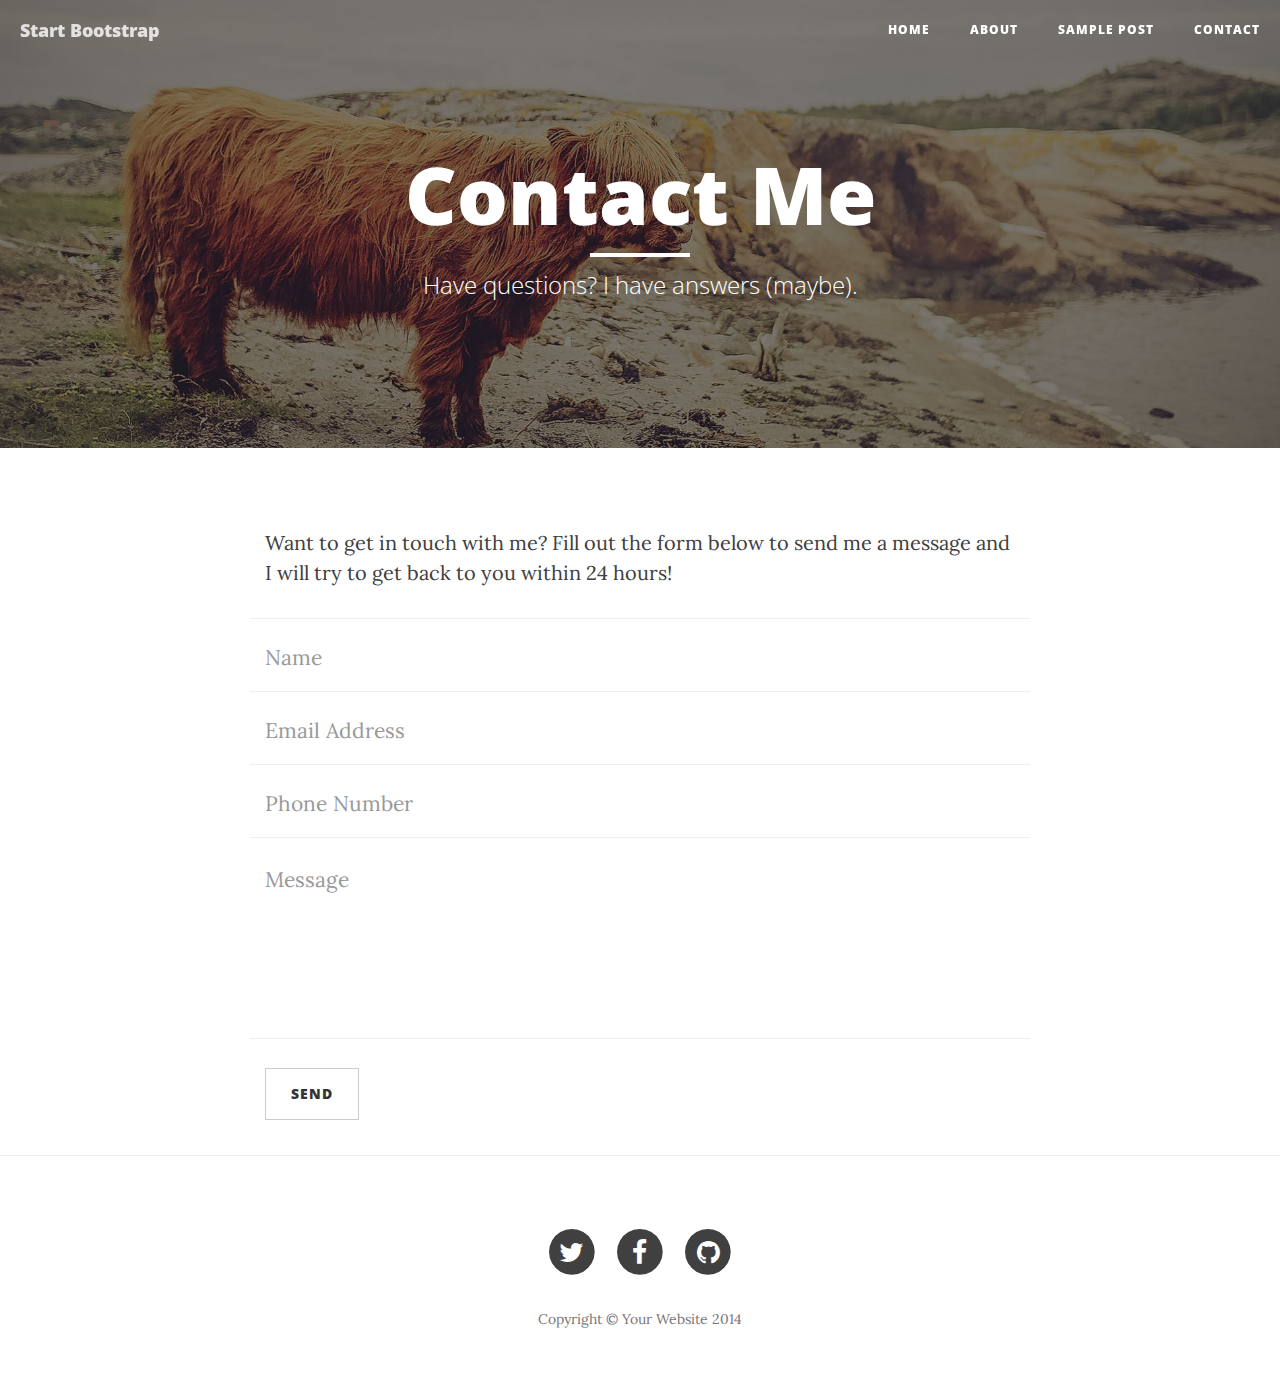
<file: contact.html>
<!DOCTYPE html>
<html lang="en">

<head>

    <meta charset="utf-8">
    <meta http-equiv="X-UA-Compatible" content="IE=edge">
    <meta name="viewport" content="width=device-width, initial-scale=1">
    <meta name="description" content="">
    <meta name="author" content="">

    <title>Clean Blog - Contact</title>

    <!-- Bootstrap Core CSS -->
    <link href="css/bootstrap.min.css" rel="stylesheet">

    <!-- Custom CSS -->
    <link href="css/clean-blog.min.css" rel="stylesheet">

    <!-- Custom Fonts -->
    <link href="http://maxcdn.bootstrapcdn.com/font-awesome/4.1.0/css/font-awesome.min.css" rel="stylesheet" type="text/css">
    <link href='http://fonts.googleapis.com/css?family=Lora:400,700,400italic,700italic' rel='stylesheet' type='text/css'>
    <link href='http://fonts.googleapis.com/css?family=Open+Sans:300italic,400italic,600italic,700italic,800italic,400,300,600,700,800' rel='stylesheet' type='text/css'>

    <!-- HTML5 Shim and Respond.js IE8 support of HTML5 elements and media queries -->
    <!-- WARNING: Respond.js doesn't work if you view the page via file:// -->
    <!--[if lt IE 9]>
        <script src="https://oss.maxcdn.com/libs/html5shiv/3.7.0/html5shiv.js"></script>
        <script src="https://oss.maxcdn.com/libs/respond.js/1.4.2/respond.min.js"></script>
    <![endif]-->

</head>

<body>

    <!-- Navigation -->
    <nav class="navbar navbar-default navbar-custom navbar-fixed-top">
        <div class="container-fluid">
            <!-- Brand and toggle get grouped for better mobile display -->
            <div class="navbar-header page-scroll">
                <button type="button" class="navbar-toggle" data-toggle="collapse" data-target="#bs-example-navbar-collapse-1">
                    <span class="sr-only">Toggle navigation</span>
                    <span class="icon-bar"></span>
                    <span class="icon-bar"></span>
                    <span class="icon-bar"></span>
                </button>
                <a class="navbar-brand" href="index.html">Start Bootstrap</a>
            </div>

            <!-- Collect the nav links, forms, and other content for toggling -->
            <div class="collapse navbar-collapse" id="bs-example-navbar-collapse-1">
                <ul class="nav navbar-nav navbar-right">
                    <li>
                        <a href="index.html">Home</a>
                    </li>
                    <li>
                        <a href="about.html">About</a>
                    </li>
                    <li>
                        <a href="post.html">Sample Post</a>
                    </li>
                    <li>
                        <a href="contact.html">Contact</a>
                    </li>
                </ul>
            </div>
            <!-- /.navbar-collapse -->
        </div>
        <!-- /.container -->
    </nav>

    <!-- Page Header -->
    <!-- Set your background image for this header on the line below. -->
    <header class="intro-header" style="background-image: url('img/contact-bg.jpg')">
        <div class="container">
            <div class="row">
                <div class="col-lg-8 col-lg-offset-2 col-md-10 col-md-offset-1">
                    <div class="page-heading">
                        <h1>Contact Me</h1>
                        <hr class="small">
                        <span class="subheading">Have questions? I have answers (maybe).</span>
                    </div>
                </div>
            </div>
        </div>
    </header>

    <!-- Main Content -->
    <div class="container">
        <div class="row">
            <div class="col-lg-8 col-lg-offset-2 col-md-10 col-md-offset-1">
                <p>Want to get in touch with me? Fill out the form below to send me a message and I will try to get back to you within 24 hours!</p>
                <!-- Contact Form - Enter your email address on line 19 of the mail/contact_me.php file to make this form work. -->
                <!-- WARNING: Some web hosts do not allow emails to be sent through forms to common mail hosts like Gmail or Yahoo. It's recommended that you use a private domain email address! -->
                <!-- NOTE: To use the contact form, your site must be on a live web host with PHP! The form will not work locally! -->
                <form name="sentMessage" id="contactForm" novalidate>
                    <div class="row control-group">
                        <div class="form-group col-xs-12 floating-label-form-group controls">
                            <label>Name</label>
                            <input type="text" class="form-control" placeholder="Name" id="name" required data-validation-required-message="Please enter your name.">
                            <p class="help-block text-danger"></p>
                        </div>
                    </div>
                    <div class="row control-group">
                        <div class="form-group col-xs-12 floating-label-form-group controls">
                            <label>Email Address</label>
                            <input type="email" class="form-control" placeholder="Email Address" id="email" required data-validation-required-message="Please enter your email address.">
                            <p class="help-block text-danger"></p>
                        </div>
                    </div>
                    <div class="row control-group">
                        <div class="form-group col-xs-12 floating-label-form-group controls">
                            <label>Phone Number</label>
                            <input type="tel" class="form-control" placeholder="Phone Number" id="phone" required data-validation-required-message="Please enter your phone number.">
                            <p class="help-block text-danger"></p>
                        </div>
                    </div>
                    <div class="row control-group">
                        <div class="form-group col-xs-12 floating-label-form-group controls">
                            <label>Message</label>
                            <textarea rows="5" class="form-control" placeholder="Message" id="message" required data-validation-required-message="Please enter a message."></textarea>
                            <p class="help-block text-danger"></p>
                        </div>
                    </div>
                    <br>
                    <div id="success"></div>
                    <div class="row">
                        <div class="form-group col-xs-12">
                            <button type="submit" class="btn btn-default">Send</button>
                        </div>
                    </div>
                </form>
            </div>
        </div>
    </div>

    <hr>

    <!-- Footer -->
    <footer>
        <div class="container">
            <div class="row">
                <div class="col-lg-8 col-lg-offset-2 col-md-10 col-md-offset-1">
                    <ul class="list-inline text-center">
                        <li>
                            <a href="#">
                                <span class="fa-stack fa-lg">
                                    <i class="fa fa-circle fa-stack-2x"></i>
                                    <i class="fa fa-twitter fa-stack-1x fa-inverse"></i>
                                </span>
                            </a>
                        </li>
                        <li>
                            <a href="#">
                                <span class="fa-stack fa-lg">
                                    <i class="fa fa-circle fa-stack-2x"></i>
                                    <i class="fa fa-facebook fa-stack-1x fa-inverse"></i>
                                </span>
                            </a>
                        </li>
                        <li>
                            <a href="#">
                                <span class="fa-stack fa-lg">
                                    <i class="fa fa-circle fa-stack-2x"></i>
                                    <i class="fa fa-github fa-stack-1x fa-inverse"></i>
                                </span>
                            </a>
                        </li>
                    </ul>
                    <p class="copyright text-muted">Copyright &copy; Your Website 2014</p>
                </div>
            </div>
        </div>
    </footer>

    <!-- jQuery -->
    <script src="js/jquery.js"></script>

    <!-- Bootstrap Core JavaScript -->
    <script src="js/bootstrap.min.js"></script>

    <!-- Custom Theme JavaScript -->
    <script src="js/clean-blog.min.js"></script>

</body>

</html>
</file>
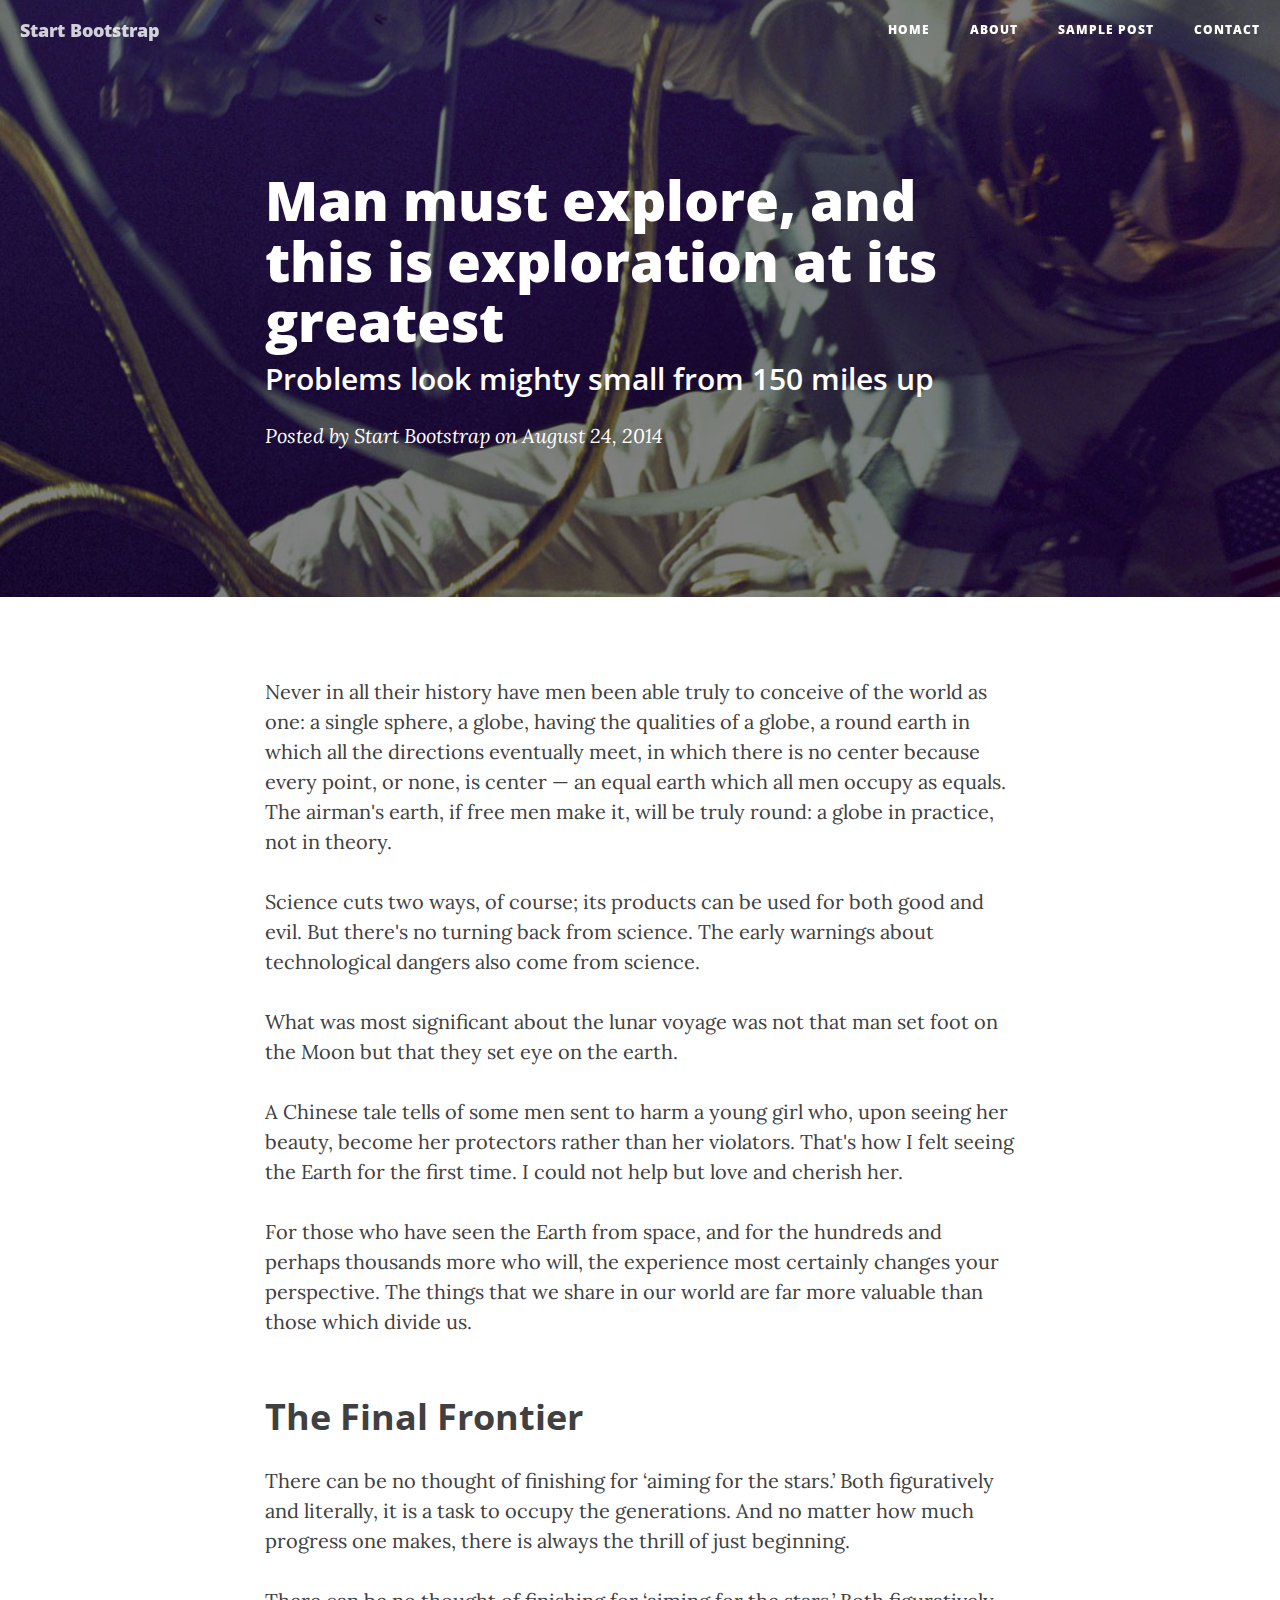
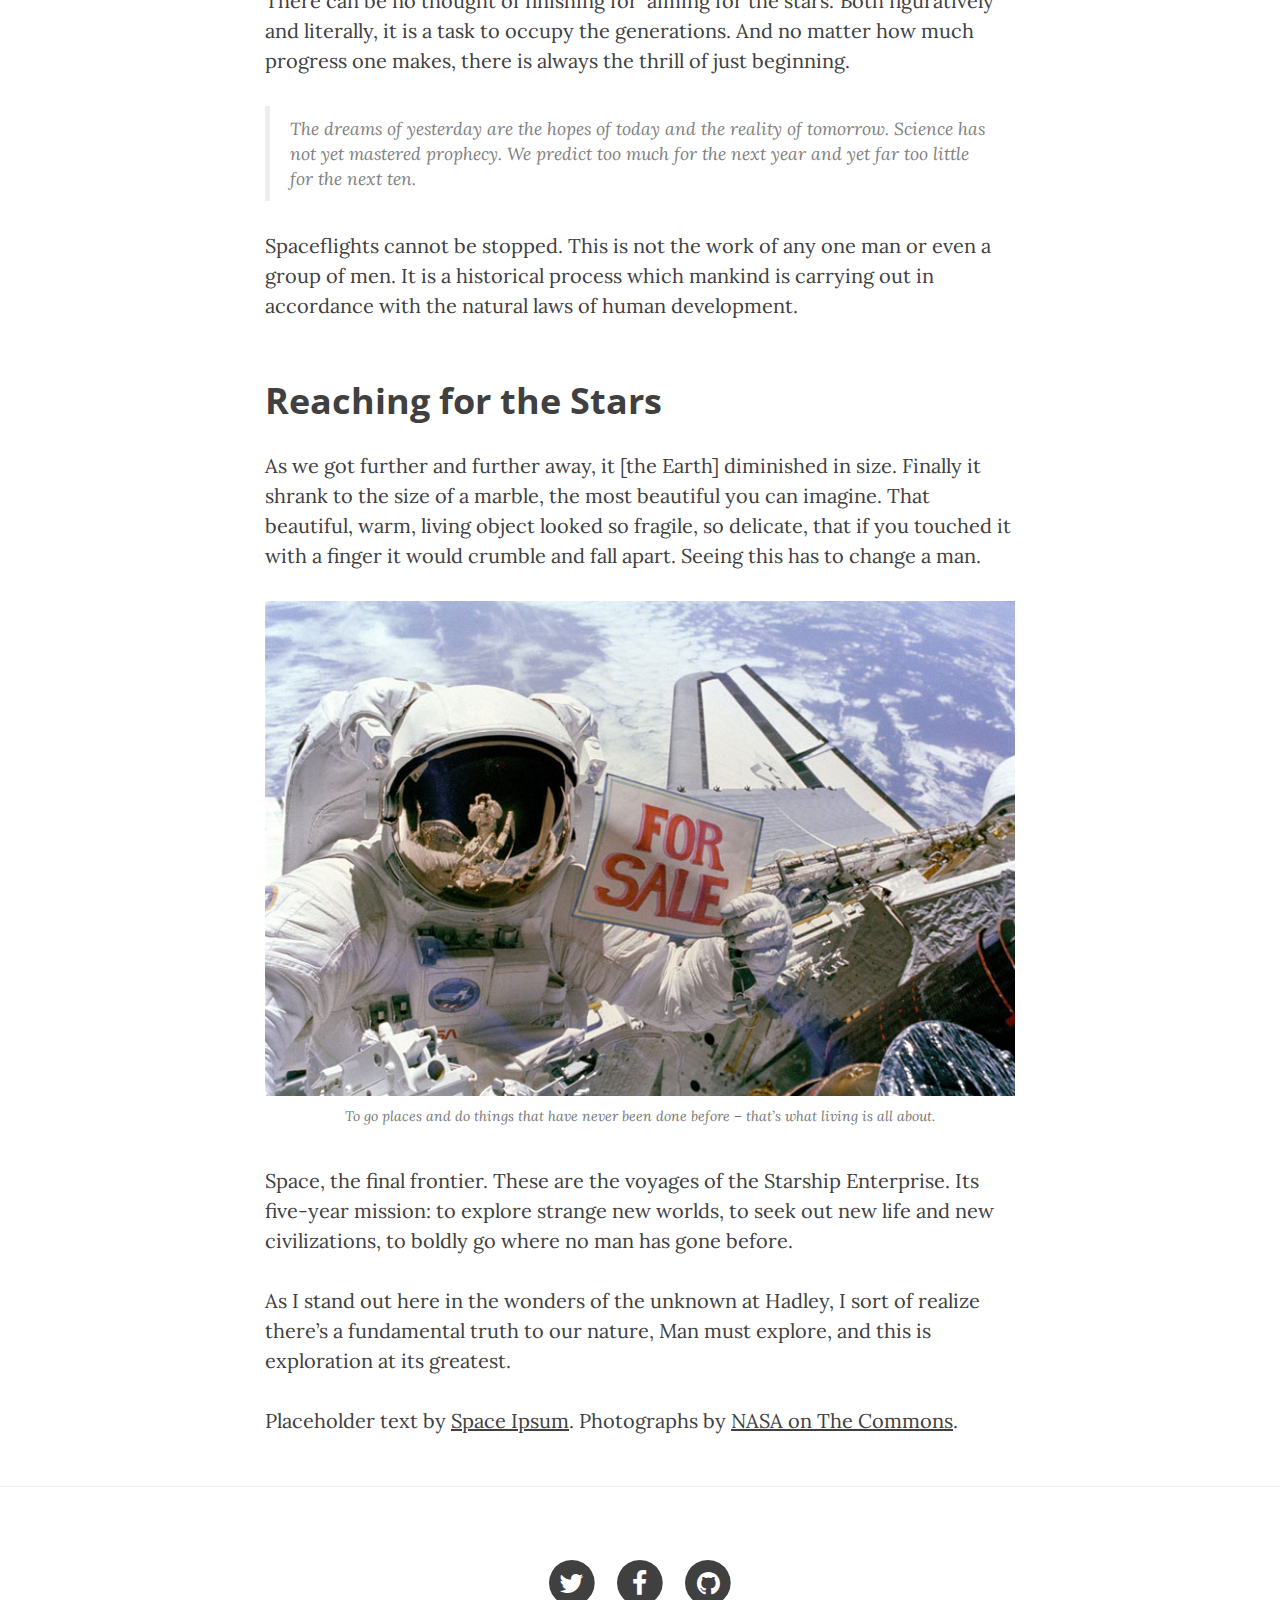
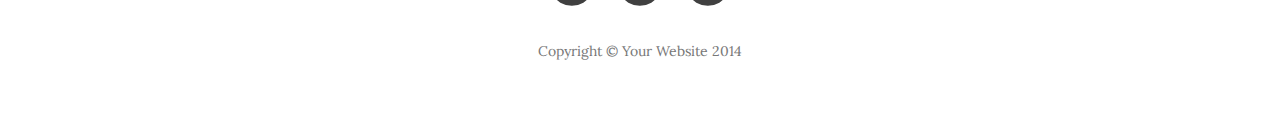
<file: post.html>
<!DOCTYPE html>
<html lang="en">

<head>

    <meta charset="utf-8">
    <meta http-equiv="X-UA-Compatible" content="IE=edge">
    <meta name="viewport" content="width=device-width, initial-scale=1">
    <meta name="description" content="">
    <meta name="author" content="">

    <title>Clean Blog - Sample Post</title>

    <!-- Bootstrap Core CSS -->
    <link href="css/bootstrap.min.css" rel="stylesheet">

    <!-- Custom CSS -->
    <link href="css/clean-blog.min.css" rel="stylesheet">

    <!-- Custom Fonts -->
    <link href="http://maxcdn.bootstrapcdn.com/font-awesome/4.1.0/css/font-awesome.min.css" rel="stylesheet" type="text/css">
    <link href='http://fonts.googleapis.com/css?family=Lora:400,700,400italic,700italic' rel='stylesheet' type='text/css'>
    <link href='http://fonts.googleapis.com/css?family=Open+Sans:300italic,400italic,600italic,700italic,800italic,400,300,600,700,800' rel='stylesheet' type='text/css'>

    <!-- HTML5 Shim and Respond.js IE8 support of HTML5 elements and media queries -->
    <!-- WARNING: Respond.js doesn't work if you view the page via file:// -->
    <!--[if lt IE 9]>
        <script src="https://oss.maxcdn.com/libs/html5shiv/3.7.0/html5shiv.js"></script>
        <script src="https://oss.maxcdn.com/libs/respond.js/1.4.2/respond.min.js"></script>
    <![endif]-->

</head>

<body>

    <!-- Navigation -->
    <nav class="navbar navbar-default navbar-custom navbar-fixed-top">
        <div class="container-fluid">
            <!-- Brand and toggle get grouped for better mobile display -->
            <div class="navbar-header page-scroll">
                <button type="button" class="navbar-toggle" data-toggle="collapse" data-target="#bs-example-navbar-collapse-1">
                    <span class="sr-only">Toggle navigation</span>
                    <span class="icon-bar"></span>
                    <span class="icon-bar"></span>
                    <span class="icon-bar"></span>
                </button>
                <a class="navbar-brand" href="index.html">Start Bootstrap</a>
            </div>

            <!-- Collect the nav links, forms, and other content for toggling -->
            <div class="collapse navbar-collapse" id="bs-example-navbar-collapse-1">
                <ul class="nav navbar-nav navbar-right">
                    <li>
                        <a href="index.html">Home</a>
                    </li>
                    <li>
                        <a href="about.html">About</a>
                    </li>
                    <li>
                        <a href="post.html">Sample Post</a>
                    </li>
                    <li>
                        <a href="contact.html">Contact</a>
                    </li>
                </ul>
            </div>
            <!-- /.navbar-collapse -->
        </div>
        <!-- /.container -->
    </nav>

    <!-- Page Header -->
    <!-- Set your background image for this header on the line below. -->
    <header class="intro-header" style="background-image: url('img/post-bg.jpg')">
        <div class="container">
            <div class="row">
                <div class="col-lg-8 col-lg-offset-2 col-md-10 col-md-offset-1">
                    <div class="post-heading">
                        <h1>Man must explore, and this is exploration at its greatest</h1>
                        <h2 class="subheading">Problems look mighty small from 150 miles up</h2>
                        <span class="meta">Posted by <a href="#">Start Bootstrap</a> on August 24, 2014</span>
                    </div>
                </div>
            </div>
        </div>
    </header>

    <!-- Post Content -->
    <article>
        <div class="container">
            <div class="row">
                <div class="col-lg-8 col-lg-offset-2 col-md-10 col-md-offset-1">
                    <p>Never in all their history have men been able truly to conceive of the world as one: a single sphere, a globe, having the qualities of a globe, a round earth in which all the directions eventually meet, in which there is no center because every point, or none, is center — an equal earth which all men occupy as equals. The airman's earth, if free men make it, will be truly round: a globe in practice, not in theory.</p>

                    <p>Science cuts two ways, of course; its products can be used for both good and evil. But there's no turning back from science. The early warnings about technological dangers also come from science.</p>

                    <p>What was most significant about the lunar voyage was not that man set foot on the Moon but that they set eye on the earth.</p>

                    <p>A Chinese tale tells of some men sent to harm a young girl who, upon seeing her beauty, become her protectors rather than her violators. That's how I felt seeing the Earth for the first time. I could not help but love and cherish her.</p>

                    <p>For those who have seen the Earth from space, and for the hundreds and perhaps thousands more who will, the experience most certainly changes your perspective. The things that we share in our world are far more valuable than those which divide us.</p>

                    <h2 class="section-heading">The Final Frontier</h2>

                    <p>There can be no thought of finishing for ‘aiming for the stars.’ Both figuratively and literally, it is a task to occupy the generations. And no matter how much progress one makes, there is always the thrill of just beginning.</p>

                    <p>There can be no thought of finishing for ‘aiming for the stars.’ Both figuratively and literally, it is a task to occupy the generations. And no matter how much progress one makes, there is always the thrill of just beginning.</p>

                    <blockquote>The dreams of yesterday are the hopes of today and the reality of tomorrow. Science has not yet mastered prophecy. We predict too much for the next year and yet far too little for the next ten.</blockquote>

                    <p>Spaceflights cannot be stopped. This is not the work of any one man or even a group of men. It is a historical process which mankind is carrying out in accordance with the natural laws of human development.</p>

                    <h2 class="section-heading">Reaching for the Stars</h2>

                    <p>As we got further and further away, it [the Earth] diminished in size. Finally it shrank to the size of a marble, the most beautiful you can imagine. That beautiful, warm, living object looked so fragile, so delicate, that if you touched it with a finger it would crumble and fall apart. Seeing this has to change a man.</p>

                    <a href="#">
                        <img class="img-responsive" src="img/post-sample-image.jpg" alt="">
                    </a>
                    <span class="caption text-muted">To go places and do things that have never been done before – that’s what living is all about.</span>

                    <p>Space, the final frontier. These are the voyages of the Starship Enterprise. Its five-year mission: to explore strange new worlds, to seek out new life and new civilizations, to boldly go where no man has gone before.</p>

                    <p>As I stand out here in the wonders of the unknown at Hadley, I sort of realize there’s a fundamental truth to our nature, Man must explore, and this is exploration at its greatest.</p>

                    <p>Placeholder text by <a href="http://spaceipsum.com/">Space Ipsum</a>. Photographs by <a href="https://www.flickr.com/photos/nasacommons/">NASA on The Commons</a>.</p>
                </div>
            </div>
        </div>
    </article>

    <hr>

    <!-- Footer -->
    <footer>
        <div class="container">
            <div class="row">
                <div class="col-lg-8 col-lg-offset-2 col-md-10 col-md-offset-1">
                    <ul class="list-inline text-center">
                        <li>
                            <a href="#">
                                <span class="fa-stack fa-lg">
                                    <i class="fa fa-circle fa-stack-2x"></i>
                                    <i class="fa fa-twitter fa-stack-1x fa-inverse"></i>
                                </span>
                            </a>
                        </li>
                        <li>
                            <a href="#">
                                <span class="fa-stack fa-lg">
                                    <i class="fa fa-circle fa-stack-2x"></i>
                                    <i class="fa fa-facebook fa-stack-1x fa-inverse"></i>
                                </span>
                            </a>
                        </li>
                        <li>
                            <a href="#">
                                <span class="fa-stack fa-lg">
                                    <i class="fa fa-circle fa-stack-2x"></i>
                                    <i class="fa fa-github fa-stack-1x fa-inverse"></i>
                                </span>
                            </a>
                        </li>
                    </ul>
                    <p class="copyright text-muted">Copyright &copy; Your Website 2014</p>
                </div>
            </div>
        </div>
    </footer>

    <!-- jQuery -->
    <script src="js/jquery.js"></script>

    <!-- Bootstrap Core JavaScript -->
    <script src="js/bootstrap.min.js"></script>

    <!-- Custom Theme JavaScript -->
    <script src="js/clean-blog.min.js"></script>

</body>

</html>
</file>
<file: css/answer.css>
/*
dark-violet: 421C52	
pale-dark-violet: 392759
aubergine: 4F345A
sparkling-violet: 732C7B	
violet-grey: 9C8AA5	
dark-lila: 7E52A0
lila: BDAEC6
pale-lila: E6D5ED
lila-gray: BFAFB5
white: FFFFFF
*/
/* #whise_program { font-family: "Open Sans","Helvetica Neue",Helvetica,Arial, sans-serif; font-size: 0.95em; width:100% }
#whise_program ul li em { font-weight:bold }
#whise_program p { margin:0 }
#whise_program tr th.session { text-align:center }
#whise_program tr th.times { font-weight:normal; min-width:130px; text-align:right; width:18% }
#whise_program tr td , #whise_program  tr th { border: 1px solid #bbb; padding:5px }
#whise_program tr td ul { list-style:none; padding-left:0 }
#whise_program tr td ul li { margin-top:5px } */

#answer_program { font-family: "Open Sans","Helvetica Neue",Helvetica,Arial,sans-serif; font-size: 0.95em; width:100%; border: 1px solid #bbb; }
#answer_program ul li em { font-weight:bold }
#answer_program p { margin:0 }
#answer_program tr th.session { text-align:center; border: 1px solid #bbb;  }
#answer_program tr th.times { font-weight:normal; min-width:130px; text-align:right; width:18% }
#answer_program tr td , #answer_program  tr th { padding:5px } /* border: 1px solid #bbb; */
#answer_program tr td ul { list-style:none; padding-left:0 }
#answer_program tr td ul li { margin-top:5px }
#answer_program tr td span.title {font-style:italic;}
#answer_program tr.specialrow { border: 1px solid #bbb; s}

.intro-header { margin-bottom:5px;}
.intro-header .site-heading h1, .intro-header .page-heading h1 { font-size: 40px; }
/*.intro-header .container {background-color:#421C52;}*/

.my_class { padding-top:80px; padding-bottom:220px; }
#banner-writing { padding-top:85px; padding-bottom:215px;}
.translucent-background { background-color:rgba(255,255,255,0.3); padding:5px;}
.navbar-twitter { display: inline-block; margin-top: 16px; font-size: small }
.post-preview { font-size: 0.9em }
.post-preview > a > .post-title {	font-size: 30px }
.post-preview > .post-subtitle {	font-size: 22px }
.plain-text-link { font-size: 0.5em; font-weight: normal; display: inline-block; font-style: normal }

body { background-color: #BDAEC6; }
a  { color: #392759; }
h1 { color: #392759; /*#EDEDED;*/ }
h2,h3,h4,h5 { color: #392759 }
hr  { border-color: #000f1a; margin-top: 3em; }
.subheading { color: #EDEDED; /*#392759*/ }
p, li  { font-family: "Open Sans","Helvetica Neue",Helvetica,Arial,sans-serif; font-size: 1em }

.ur-label { font-size: 18px; font-weight: 800; color:#FFFFFF;}

.is-fixed .ur-label {color:#404040;}
</file>
<file: previous/2017/css/answer.css>
/* palette 
blue: C2D4F2
maroon: #9E5F0F
red: 59100d
*/

/* #whise_program { font-family: "Open Sans","Helvetica Neue",Helvetica,Arial,sans-serif; font-size: 0.95em; width:100% }
#whise_program ul li em { font-weight:bold }
#whise_program p { margin:0 }
#whise_program tr th.session { text-align:center }
#whise_program tr th.times { font-weight:normal; min-width:130px; text-align:right; width:18% }
#whise_program tr td , #whise_program  tr th { border: 1px solid #bbb; padding:5px }
#whise_program tr td ul { list-style:none; padding-left:0 }
#whise_program tr td ul li { margin-top:5px } */

#answer_program { font-family: "Open Sans","Helvetica Neue",Helvetica,Arial,sans-serif; font-size: 0.95em; width:100%; border: 1px solid #bbb; }
#answer_program ul li em { font-weight:bold }
#answer_program p { margin:0 }
#answer_program tr th.session { text-align:center; border: 1px solid #bbb;  }
#answer_program tr th.times { font-weight:normal; min-width:130px; text-align:right; width:18% }
#answer_program tr td , #answer_program  tr th { padding:5px } /* border: 1px solid #bbb; */
#answer_program tr td ul { list-style:none; padding-left:0 }
#answer_program tr td ul li { margin-top:5px }
#answer_program tr td span.title {font-style:italic;}
#answer_program tr.specialrow { border: 1px solid #bbb; s}

.intro-header { margin-bottom:5px }
.intro-header .site-heading h1, .intro-header .page-heading h1 { font-size: 40px; }
.my_class { padding-top:80px; padding-bottom:220px; }
#banner-writing { padding-top:85px; padding-bottom:215px;}
.translucent-background { background-color:rgba(255,255,255,0.3); padding:5px;}
.navbar-twitter { display: inline-block; margin-top: 16px; font-size: small }
.post-preview { font-size: 0.9em }
.post-preview > a > .post-title {	font-size: 30px }
.post-preview > .post-subtitle {	font-size: 22px }
.plain-text-link { font-size: 0.5em;	font-weight: normal; display: inline-block; font-style: normal }

body { background-color: #EDEDED; }
a  { color: #10375D; }
h1 { color: #EDEDED; }
h2,h3,h4,h5 { color: #10375D }
hr  { border-color: #000f1a; margin: 3em 0px }
p, li  { font-family: "Open Sans","Helvetica Neue",Helvetica,Arial,sans-serif; font-size: 1em }
</file>
<file: css/clean-blog.min.css>
/*!
 * Clean Blog v1.0.0 (http://startbootstrap.com)
 * Copyright 2014 Start Bootstrap
 * Licensed under Apache 2.0 (https://github.com/IronSummitMedia/startbootstrap/blob/gh-pages/LICENSE)
 */

body{font-family:Lora,'Times New Roman',serif;font-size:20px;color:#404040}p{line-height:1.5;margin:30px 0}p a{text-decoration:underline}h1,h2,h3,h4,h5,h6{font-family:'Open Sans','Helvetica Neue',Helvetica,Arial,sans-serif;font-weight:800}a{color:#404040}a:hover,a:focus{color:#8691d6; /*MANU*/}a img:hover,a img:focus{cursor:zoom-in}blockquote{color:gray;font-style:italic}hr.small{max-width:100px;margin:15px auto;border-width:4px;border-color:#fff}.navbar-custom{position:absolute;top:0;left:0;width:100%;z-index:3;font-family:'Open Sans','Helvetica Neue',Helvetica,Arial,sans-serif}.navbar-custom .navbar-brand{font-weight:800}.navbar-custom .nav li a{text-transform:uppercase;font-size:12px;font-weight:800;letter-spacing:1px}@media only screen and (min-width:768px){.navbar-custom{background:0 0;border-bottom:1px solid transparent}.navbar-custom .navbar-brand{color:#fff;padding:20px}.navbar-custom .navbar-brand:hover,.navbar-custom .navbar-brand:focus{color:rgba(255,255,255,.8)}.navbar-custom .nav li a{color:#fff;padding:20px}.navbar-custom .nav li a:hover,.navbar-custom .nav li a:focus{color:rgba(255,255,255,.8)}}@media only screen and (min-width:1170px){.navbar-custom{-webkit-transition:background-color .3s;-moz-transition:background-color .3s;transition:background-color .3s;-webkit-transform:translate3d(0,0,0);-moz-transform:translate3d(0,0,0);-ms-transform:translate3d(0,0,0);-o-transform:translate3d(0,0,0);transform:translate3d(0,0,0);-webkit-backface-visibility:hidden;backface-visibility:hidden}.navbar-custom.is-fixed{position:fixed;top:-61px;background-color:rgba(255,255,255,.9);border-bottom:1px solid #f2f2f2;-webkit-transition:-webkit-transform .3s;-moz-transition:-moz-transform .3s;transition:transform .3s}.navbar-custom.is-fixed .navbar-brand{color:#404040}.navbar-custom.is-fixed .navbar-brand:hover,.navbar-custom.is-fixed .navbar-brand:focus{color:#0085a1}.navbar-custom.is-fixed .nav li a{color:#404040}.navbar-custom.is-fixed .nav li a:hover,.navbar-custom.is-fixed .nav li a:focus{color:#0085a1}.navbar-custom.is-visible{-webkit-transform:translate3d(0,100%,0);-moz-transform:translate3d(0,100%,0);-ms-transform:translate3d(0,100%,0);-o-transform:translate3d(0,100%,0);transform:translate3d(0,100%,0)}}.intro-header{background-color:gray;background:no-repeat center center;background-attachment:scroll;-webkit-background-size:cover;-moz-background-size:cover;background-size:cover;-o-background-size:cover;margin-bottom:50px}.intro-header .site-heading,.intro-header .post-heading,.intro-header .page-heading{padding:100px 0 50px;color:#fff}@media only screen and (min-width:768px){.intro-header .site-heading,.intro-header .post-heading,.intro-header .page-heading{padding:150px 0}}.intro-header .site-heading,.intro-header .page-heading{text-align:center}.intro-header .site-heading h1,.intro-header .page-heading h1{margin-top:0;font-size:50px}.intro-header .site-heading .subheading,.intro-header .page-heading .subheading{font-size:24px;line-height:1.1;display:block;font-family:'Open Sans','Helvetica Neue',Helvetica,Arial,sans-serif;font-weight:300;margin:10px 0 0}@media only screen and (min-width:768px){.intro-header .site-heading h1,.intro-header .page-heading h1{font-size:80px}}.intro-header .post-heading h1{font-size:35px}.intro-header .post-heading .subheading,.intro-header .post-heading .meta{line-height:1.1;display:block}.intro-header .post-heading .subheading{font-family:'Open Sans','Helvetica Neue',Helvetica,Arial,sans-serif;font-size:24px;margin:10px 0 30px;font-weight:600}.intro-header .post-heading .meta{font-family:Lora,'Times New Roman',serif;font-style:italic;font-weight:300;font-size:20px}.intro-header .post-heading .meta a{color:#fff}@media only screen and (min-width:768px){.intro-header .post-heading h1{font-size:55px}.intro-header .post-heading .subheading{font-size:30px}}.post-preview>a{color:#404040}.post-preview>a:hover,.post-preview>a:focus{text-decoration:none;color:#0085a1}.post-preview>a>.post-title{font-size:30px;margin-top:30px;margin-bottom:10px}.post-preview>a>.post-subtitle{margin:0;font-weight:300;margin-bottom:10px}.post-preview>.post-meta{color:gray;font-size:18px;font-style:italic;margin-top:0}.post-preview>.post-meta>a{text-decoration:none;color:#404040}.post-preview>.post-meta>a:hover,.post-preview>.post-meta>a:focus{color:#0085a1;text-decoration:underline}@media only screen and (min-width:768px){.post-preview>a>.post-title{font-size:36px}}.section-heading{font-size:36px;margin-top:60px;font-weight:700}.caption{text-align:center;font-size:14px;padding:10px;font-style:italic;margin:0;display:block;border-bottom-right-radius:5px;border-bottom-left-radius:5px}footer{padding:50px 0 65px}footer .list-inline{margin:0;padding:0}footer .copyright{font-size:14px;text-align:center;margin-bottom:0}.floating-label-form-group{font-size:14px;position:relative;margin-bottom:0;padding-bottom:.5em;border-bottom:1px solid #eee}.floating-label-form-group input,.floating-label-form-group textarea{z-index:1;position:relative;padding-right:0;padding-left:0;border:none;border-radius:0;font-size:1.5em;background:0 0;box-shadow:none!important;resize:none}.floating-label-form-group label{display:block;z-index:0;position:relative;top:2em;margin:0;font-size:.85em;line-height:1.764705882em;vertical-align:middle;vertical-align:baseline;opacity:0;-webkit-transition:top .3s ease,opacity .3s ease;-moz-transition:top .3s ease,opacity .3s ease;-ms-transition:top .3s ease,opacity .3s ease;transition:top .3s ease,opacity .3s ease}.floating-label-form-group::not(:first-child){padding-left:14px;border-left:1px solid #eee}.floating-label-form-group-with-value label{top:0;opacity:1}.floating-label-form-group-with-focus label{color:#0085a1}form .row:first-child .floating-label-form-group{border-top:1px solid #eee}.btn{font-family:'Open Sans','Helvetica Neue',Helvetica,Arial,sans-serif;text-transform:uppercase;font-size:14px;font-weight:800;letter-spacing:1px;border-radius:0;padding:15px 25px}.btn-lg{font-size:16px;padding:25px 35px}.btn-default:hover,.btn-default:focus{background-color:#0085a1;border:1px solid #0085a1;color:#fff}.pager{margin:20px 0 0}.pager li>a,.pager li>span{font-family:'Open Sans','Helvetica Neue',Helvetica,Arial,sans-serif;text-transform:uppercase;font-size:14px;font-weight:800;letter-spacing:1px;padding:15px 25px;background-color:#fff;border-radius:0}.pager li>a:hover,.pager li>a:focus{color:#fff;background-color:#0085a1;border:1px solid #0085a1}.pager .disabled>a,.pager .disabled>a:hover,.pager .disabled>a:focus,.pager .disabled>span{color:gray;background-color:#404040;cursor:not-allowed}::-moz-selection{color:#fff;text-shadow:none;background:#0085a1}::selection{color:#fff;text-shadow:none;background:#0085a1}img::selection{color:#fff;background:0 0}img::-moz-selection{color:#fff;background:0 0}body{webkit-tap-highlight-color:#0085a1}
</file>
<file: previous/2017/css/clean-blog.min.css>
/*!
 * Clean Blog v1.0.0 (http://startbootstrap.com)
 * Copyright 2014 Start Bootstrap
 * Licensed under Apache 2.0 (https://github.com/IronSummitMedia/startbootstrap/blob/gh-pages/LICENSE)
 */

body{font-family:Lora,'Times New Roman',serif;font-size:20px;color:#404040}p{line-height:1.5;margin:30px 0}p a{text-decoration:underline}h1,h2,h3,h4,h5,h6{font-family:'Open Sans','Helvetica Neue',Helvetica,Arial,sans-serif;font-weight:800}a{color:#404040}a:hover,a:focus{color:#0085a1}a img:hover,a img:focus{cursor:zoom-in}blockquote{color:gray;font-style:italic}hr.small{max-width:100px;margin:15px auto;border-width:4px;border-color:#fff}.navbar-custom{position:absolute;top:0;left:0;width:100%;z-index:3;font-family:'Open Sans','Helvetica Neue',Helvetica,Arial,sans-serif}.navbar-custom .navbar-brand{font-weight:800}.navbar-custom .nav li a{text-transform:uppercase;font-size:12px;font-weight:800;letter-spacing:1px}@media only screen and (min-width:768px){.navbar-custom{background:0 0;border-bottom:1px solid transparent}.navbar-custom .navbar-brand{color:#fff;padding:20px}.navbar-custom .navbar-brand:hover,.navbar-custom .navbar-brand:focus{color:rgba(255,255,255,.8)}.navbar-custom .nav li a{color:#fff;padding:20px}.navbar-custom .nav li a:hover,.navbar-custom .nav li a:focus{color:rgba(255,255,255,.8)}}@media only screen and (min-width:1170px){.navbar-custom{-webkit-transition:background-color .3s;-moz-transition:background-color .3s;transition:background-color .3s;-webkit-transform:translate3d(0,0,0);-moz-transform:translate3d(0,0,0);-ms-transform:translate3d(0,0,0);-o-transform:translate3d(0,0,0);transform:translate3d(0,0,0);-webkit-backface-visibility:hidden;backface-visibility:hidden}.navbar-custom.is-fixed{position:fixed;top:-61px;background-color:rgba(255,255,255,.9);border-bottom:1px solid #f2f2f2;-webkit-transition:-webkit-transform .3s;-moz-transition:-moz-transform .3s;transition:transform .3s}.navbar-custom.is-fixed .navbar-brand{color:#404040}.navbar-custom.is-fixed .navbar-brand:hover,.navbar-custom.is-fixed .navbar-brand:focus{color:#0085a1}.navbar-custom.is-fixed .nav li a{color:#404040}.navbar-custom.is-fixed .nav li a:hover,.navbar-custom.is-fixed .nav li a:focus{color:#0085a1}.navbar-custom.is-visible{-webkit-transform:translate3d(0,100%,0);-moz-transform:translate3d(0,100%,0);-ms-transform:translate3d(0,100%,0);-o-transform:translate3d(0,100%,0);transform:translate3d(0,100%,0)}}.intro-header{background-color:gray;background:no-repeat center center;background-attachment:scroll;-webkit-background-size:cover;-moz-background-size:cover;background-size:cover;-o-background-size:cover;margin-bottom:50px}.intro-header .site-heading,.intro-header .post-heading,.intro-header .page-heading{padding:100px 0 50px;color:#fff}@media only screen and (min-width:768px){.intro-header .site-heading,.intro-header .post-heading,.intro-header .page-heading{padding:150px 0}}.intro-header .site-heading,.intro-header .page-heading{text-align:center}.intro-header .site-heading h1,.intro-header .page-heading h1{margin-top:0;font-size:50px}.intro-header .site-heading .subheading,.intro-header .page-heading .subheading{font-size:24px;line-height:1.1;display:block;font-family:'Open Sans','Helvetica Neue',Helvetica,Arial,sans-serif;font-weight:300;margin:10px 0 0}@media only screen and (min-width:768px){.intro-header .site-heading h1,.intro-header .page-heading h1{font-size:80px}}.intro-header .post-heading h1{font-size:35px}.intro-header .post-heading .subheading,.intro-header .post-heading .meta{line-height:1.1;display:block}.intro-header .post-heading .subheading{font-family:'Open Sans','Helvetica Neue',Helvetica,Arial,sans-serif;font-size:24px;margin:10px 0 30px;font-weight:600}.intro-header .post-heading .meta{font-family:Lora,'Times New Roman',serif;font-style:italic;font-weight:300;font-size:20px}.intro-header .post-heading .meta a{color:#fff}@media only screen and (min-width:768px){.intro-header .post-heading h1{font-size:55px}.intro-header .post-heading .subheading{font-size:30px}}.post-preview>a{color:#404040}.post-preview>a:hover,.post-preview>a:focus{text-decoration:none;color:#0085a1}.post-preview>a>.post-title{font-size:30px;margin-top:30px;margin-bottom:10px}.post-preview>a>.post-subtitle{margin:0;font-weight:300;margin-bottom:10px}.post-preview>.post-meta{color:gray;font-size:18px;font-style:italic;margin-top:0}.post-preview>.post-meta>a{text-decoration:none;color:#404040}.post-preview>.post-meta>a:hover,.post-preview>.post-meta>a:focus{color:#0085a1;text-decoration:underline}@media only screen and (min-width:768px){.post-preview>a>.post-title{font-size:36px}}.section-heading{font-size:36px;margin-top:60px;font-weight:700}.caption{text-align:center;font-size:14px;padding:10px;font-style:italic;margin:0;display:block;border-bottom-right-radius:5px;border-bottom-left-radius:5px}footer{padding:50px 0 65px}footer .list-inline{margin:0;padding:0}footer .copyright{font-size:14px;text-align:center;margin-bottom:0}.floating-label-form-group{font-size:14px;position:relative;margin-bottom:0;padding-bottom:.5em;border-bottom:1px solid #eee}.floating-label-form-group input,.floating-label-form-group textarea{z-index:1;position:relative;padding-right:0;padding-left:0;border:none;border-radius:0;font-size:1.5em;background:0 0;box-shadow:none!important;resize:none}.floating-label-form-group label{display:block;z-index:0;position:relative;top:2em;margin:0;font-size:.85em;line-height:1.764705882em;vertical-align:middle;vertical-align:baseline;opacity:0;-webkit-transition:top .3s ease,opacity .3s ease;-moz-transition:top .3s ease,opacity .3s ease;-ms-transition:top .3s ease,opacity .3s ease;transition:top .3s ease,opacity .3s ease}.floating-label-form-group::not(:first-child){padding-left:14px;border-left:1px solid #eee}.floating-label-form-group-with-value label{top:0;opacity:1}.floating-label-form-group-with-focus label{color:#0085a1}form .row:first-child .floating-label-form-group{border-top:1px solid #eee}.btn{font-family:'Open Sans','Helvetica Neue',Helvetica,Arial,sans-serif;text-transform:uppercase;font-size:14px;font-weight:800;letter-spacing:1px;border-radius:0;padding:15px 25px}.btn-lg{font-size:16px;padding:25px 35px}.btn-default:hover,.btn-default:focus{background-color:#0085a1;border:1px solid #0085a1;color:#fff}.pager{margin:20px 0 0}.pager li>a,.pager li>span{font-family:'Open Sans','Helvetica Neue',Helvetica,Arial,sans-serif;text-transform:uppercase;font-size:14px;font-weight:800;letter-spacing:1px;padding:15px 25px;background-color:#fff;border-radius:0}.pager li>a:hover,.pager li>a:focus{color:#fff;background-color:#0085a1;border:1px solid #0085a1}.pager .disabled>a,.pager .disabled>a:hover,.pager .disabled>a:focus,.pager .disabled>span{color:gray;background-color:#404040;cursor:not-allowed}::-moz-selection{color:#fff;text-shadow:none;background:#0085a1}::selection{color:#fff;text-shadow:none;background:#0085a1}img::selection{color:#fff;background:0 0}img::-moz-selection{color:#fff;background:0 0}body{webkit-tap-highlight-color:#0085a1}
</file>
